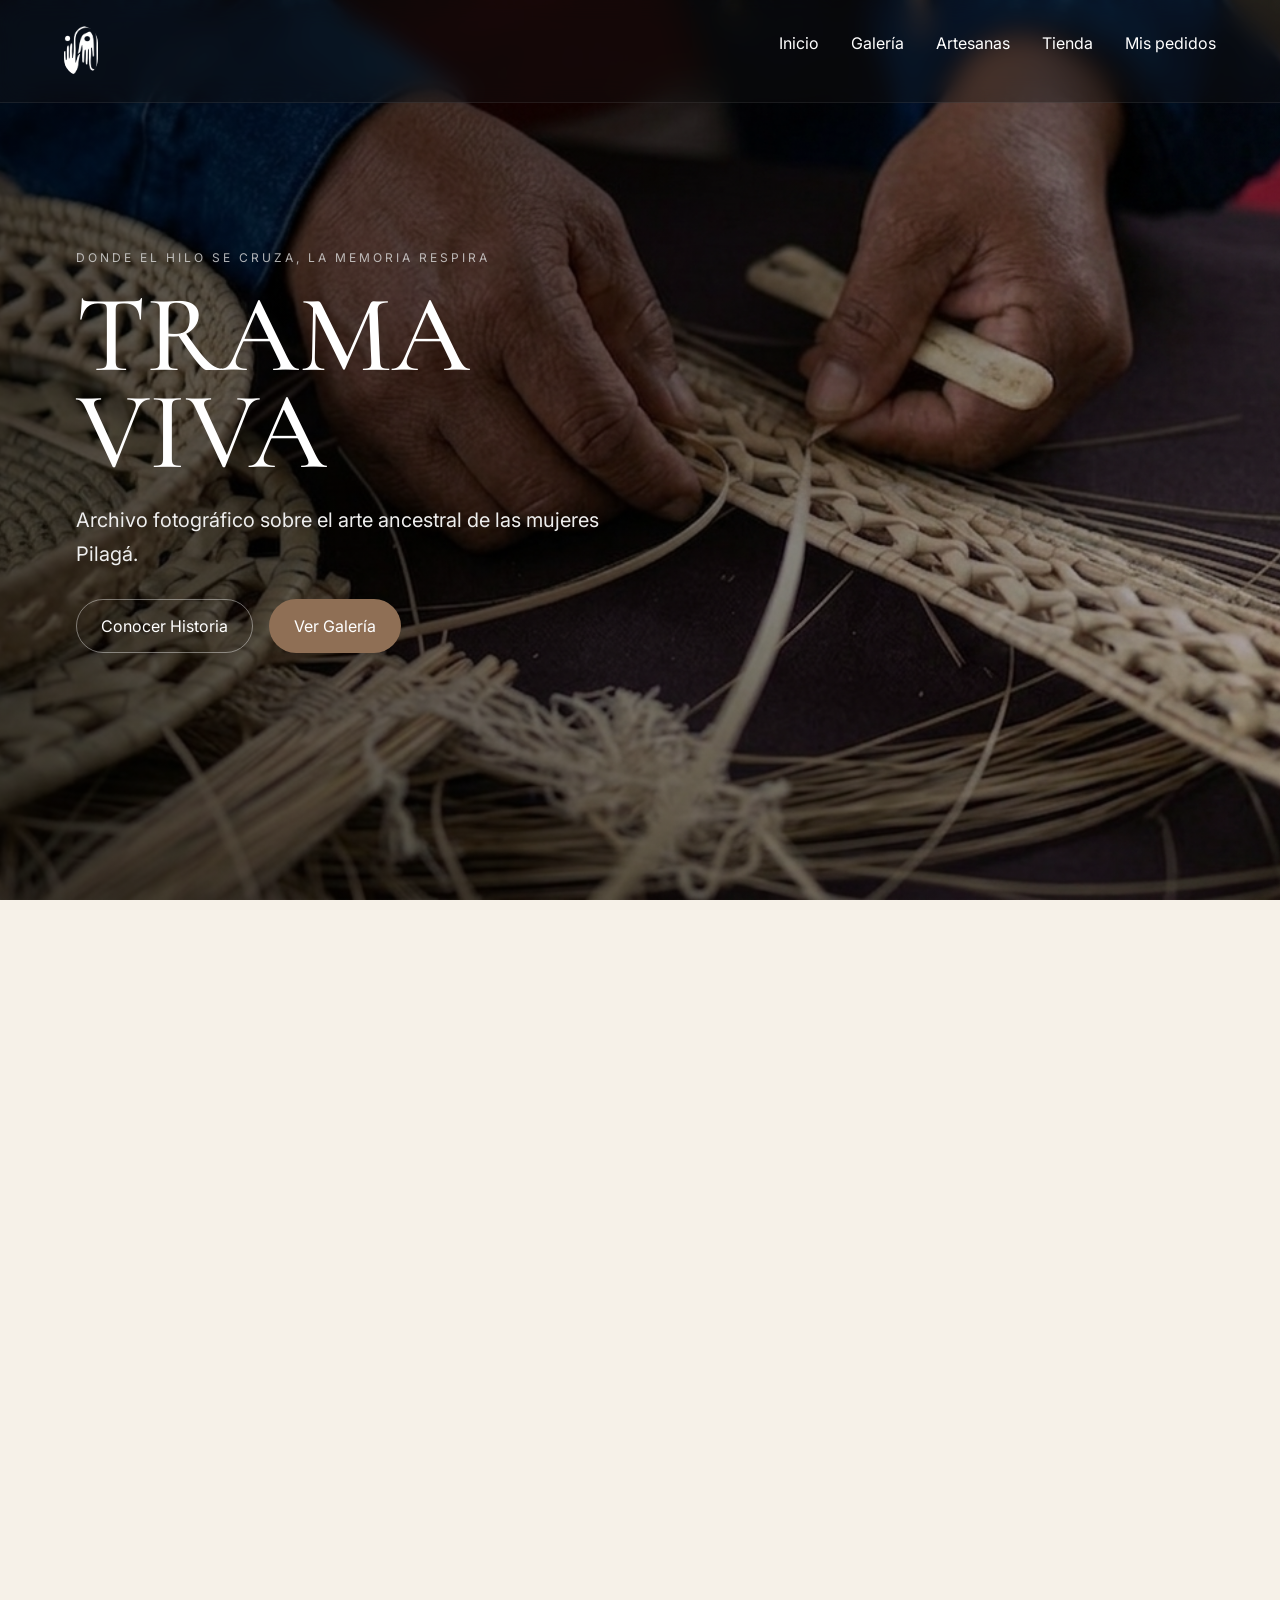
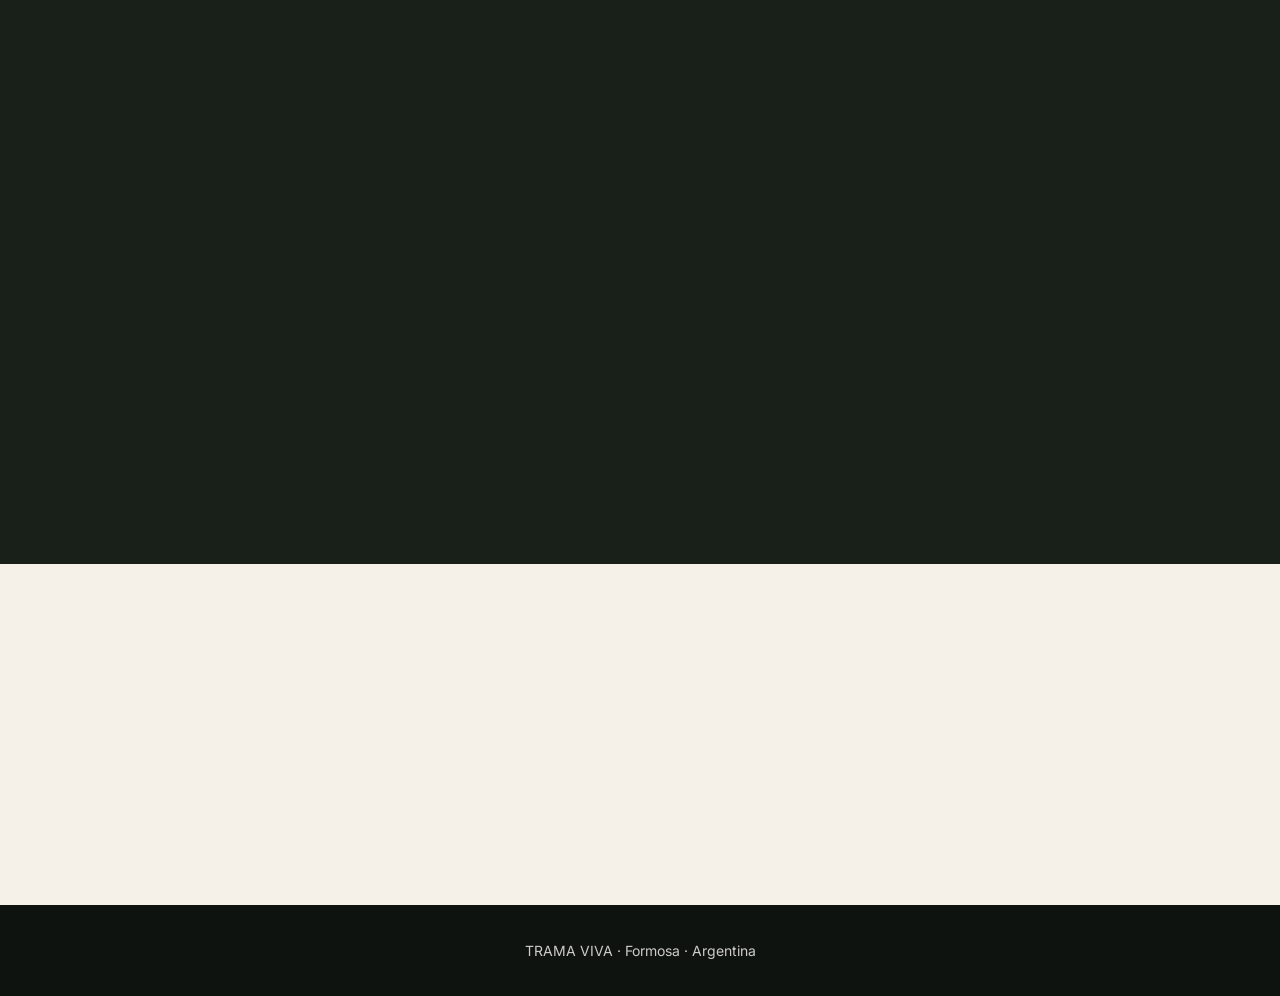
<file: parcial2.pryszcepadaynara/index.html>
<!-- index.html -->
<!DOCTYPE html>
<html lang="es">
<head>
<meta charset="UTF-8">
<meta name="viewport" content="width=device-width, initial-scale=1.0">
<title>Trama Viva</title>

<link rel="preconnect" href="https://fonts.googleapis.com">
<link rel="preconnect" href="https://fonts.gstatic.com" crossorigin>
<link href="https://fonts.googleapis.com/css2?family=Cormorant+Garamond:wght@400;500;600;700&family=Inter:wght@300;400;500;600&display=swap" rel="stylesheet">
<link href="https://cdn.jsdelivr.net/npm/bootstrap@5.3.8/dist/css/bootstrap.min.css" rel="stylesheet">
<link rel="stylesheet" href="style.css">
</head>

<script>
function toggleMenu(){
  const menu = document.querySelector(".menu");
  menu.classList.toggle("activo");
}
</script>
<body>

<nav class="navbar">
  <div class="container nav-content">

    <div class="logo">
      <img src="img/logo.png" alt="Trama viva">
    </div>

    <ul class="menu">
      <li><a href="#inicio">Inicio</a></li>
      <li><a href="#galeria">Galería</a></li>
      <li><a href="#artesanas">Artesanas</a></li>
      <li><a href="tienda.html">Tienda</a></li>
      <li><a href="pedidos.html">Mis pedidos</a></li>
    </ul>

    <button class="menu-toggle" onclick="toggleMenu()" aria-label="Abrir menú">
      <span></span>
      <span></span>
      <span></span>
    </button>

  </div>
</nav>


<header class="hero" id="inicio">
<div class="overlay"></div>

<div class="container hero-grid">

<div class="hero-left">
<p class="eyebrow">Donde el hilo se cruza, la memoria respira</p>
<h1>TRAMA<br>VIVA</h1>
<p class="hero-text">
Archivo fotográfico sobre el arte ancestral de las mujeres Pilagá.
</p>

<div class="hero-buttons">
<a href="#proyecto" class="btn ghost">Conocer Historia</a>
<a href="#galeria" class="btn fill">Ver Galería</a>
</div>
</div>


</header>

<section class="about section-light" id="proyecto">
<div class="container split">

<div>
<p class="eyebrow">El Proyecto</p>
<h2>Arte, raíz y permanencia.</h2>
<p>
Trama Viva honra el trabajo artesanal de las comunidades originarias de Pozo del Tigre, 
una localidad ubicada en el interior de la provincia de Formosa.
</p>
<p>A través de una mirada íntima y poética, busca visibilizar y poner en valor los gestos, los materiales y 
los silencios que habitan el trabajo artesanal.</p>
<p>Este proyecto nace desde la ternura y el compromiso, con la esperanza de despertar en quien mira un 
sentido de pertenencia, respeto y asombro hacia una cultura que resiste, enseña y abraza</p>
 <div class="texto-extra">
    <p>
      Cada tejido encierra una memoria ancestral transmitida de generación en generación. 
      Las manos que crean estas piezas no solo producen objetos: construyen relatos, preservan símbolos 
      y sostienen una identidad colectiva.
    </p>

    <p>
      Trama Viva propone una pausa para mirar con atención, para reconocer en cada textura una forma 
      de resistencia cultural, un gesto de cuidado y una expresión viva del territorio formoseño.
    </p>
  </div>
  <button class="btn-leer" onclick="mostrarTexto()">Conocé más</button>

</div>

<div class="glass-panel">
<img src="img/niño.jpg" alt=""></div>

</div>
</section>

<section class="frase">
  <div class="frase-content">
    <span class="comillas">“</span>
    <p>
      Cada hilo es una historia.<br>
      Cada mano, un puente entre generaciones.
    </p>
    <div class="ornamento"></div>
  </div>
</section>

<section class="galeria section-light" id="galeria">
  <div class="container">

    <p class="eyebrow">Galería Viva</p>
    <h2>Texturas que cuentan historias</h2>
<div class="grid-gallery">

  <div class="columna">
    <img src="img/imagen1.jpg" alt="Artesanía Pilagá" class="imagen-modal"
    data-bs-toggle="modal" data-bs-target="#modalGaleria">

    <img src="img/imagen 2.jpg" alt="Trabajo artesanal" class="imagen-modal"
    data-bs-toggle="modal" data-bs-target="#modalGaleria">
  </div>

  <div class="columna">
    <img class="offset imagen-modal" src="img/imagen3.jpg" alt="Memoria ancestral"
    data-bs-toggle="modal" data-bs-target="#modalGaleria">

    <img src="img/imagen4.jpg" alt="Saberes Pilagá" class="imagen-modal"
    data-bs-toggle="modal" data-bs-target="#modalGaleria">
  </div>

  <div class="columna">
    <img src="img/imagen5.jpg" alt="Artesanía originaria" class="imagen-modal"
    data-bs-toggle="modal" data-bs-target="#modalGaleria">

    <img src="img/imagen6.jpg" alt="Tradición artesanal" class="imagen-modal"
    data-bs-toggle="modal" data-bs-target="#modalGaleria">
  </div>

  <div class="columna">
    <img class="offset imagen-modal" src="img/imagen7.jpg" alt="Cultura Pilagá"
    data-bs-toggle="modal" data-bs-target="#modalGaleria">

    <img src="img/imagen8.jpeg" alt="Trama Viva" class="imagen-modal"
    data-bs-toggle="modal" data-bs-target="#modalGaleria">
  </div>

</div>
</section>

<div class="modal fade" id="modalGaleria" tabindex="-1">
  <div class="modal-dialog modal-dialog-centered modal-lg">

    <div class="modal-content modal-trama">

      <button 
        type="button" 
        class="btn-close btn-close-white"
        data-bs-dismiss="modal">
      </button>

      <img 
        src="img/imagen1.jpg" 
        alt="Galería Trama Viva"
        id="imagenModalGrande">

      <div class="modal-texto">

        <p class="eyebrow">Galería Viva</p>

        <h2>Memorias que permanecen</h2>

        <p>
          Cada imagen forma parte de un archivo visual que busca
          preservar los gestos, las texturas y los saberes de las
          mujeres artesanas Pilagá.
        </p>

      </div>

    </div>

  </div>
</div>

<section class="artesanas section-dark" id="artesanas">
<div class="container">
<p class="eyebrow">Las Artesanas</p>
<h2>Mujeres que sostienen la memoria</h2>

<div class="cards">

  <div class="person glass-box">
    <img src="img/darmaris.png" alt="Retrato de Darmarias" class="foto-artesana">
    <h3>Darmarias</h3>
    <p>Aprendió a tejer de su abuela.</p>
  </div>

  <div class="person glass-box">
    <img src="img/paulaicono.png" alt="Retrato de Paula" class="foto-artesana">
    <h3>Paula</h3>
    <p>Guarda saberes antiguos.</p>
  </div>

  <div class="person glass-box">
    <img src="img/ana.png" alt="Retrato de Ana" class="foto-artesana">
    <h3>Ana</h3>
    <p>Teje historias de comunidad.</p>
  </div>

</div>

</div>
</section>

<section class="cta section-light" id="contacto">
<div class="container center">
<p class="eyebrow">Acompaña la trama</p>
<h2>Conocé, difundí y valorá el trabajo Pilagá.</h2>

</div>
</section>

<footer>
TRAMA VIVA · Formosa · Argentina
</footer>

<script>
function mostrarTexto() {
  const texto = document.querySelector(".texto-extra");
  
  if(texto.style.display === "block"){
    texto.style.display = "none";
  } else {
    texto.style.display = "block";
  }
}
</script>
<script src="https://cdn.jsdelivr.net/npm/bootstrap@5.3.8/dist/js/bootstrap.bundle.min.js"></script>

<script>

const imagenesGaleria = document.querySelectorAll(".imagen-modal");
const imagenModalGrande = document.querySelector("#imagenModalGrande");

imagenesGaleria.forEach(imagen => {

  imagen.addEventListener("click", function(){

    imagenModalGrande.src = this.src;
    imagenModalGrande.alt = this.alt;

  });

});

</script>

<script src="animaciones.js"></script>
<script>
const linksMenu = document.querySelectorAll(".menu a");

linksMenu.forEach(link => {
  link.addEventListener("click", () => {
    document.querySelector(".menu").classList.remove("activo");
  });
});
</script>

</body>
</html>
</file>
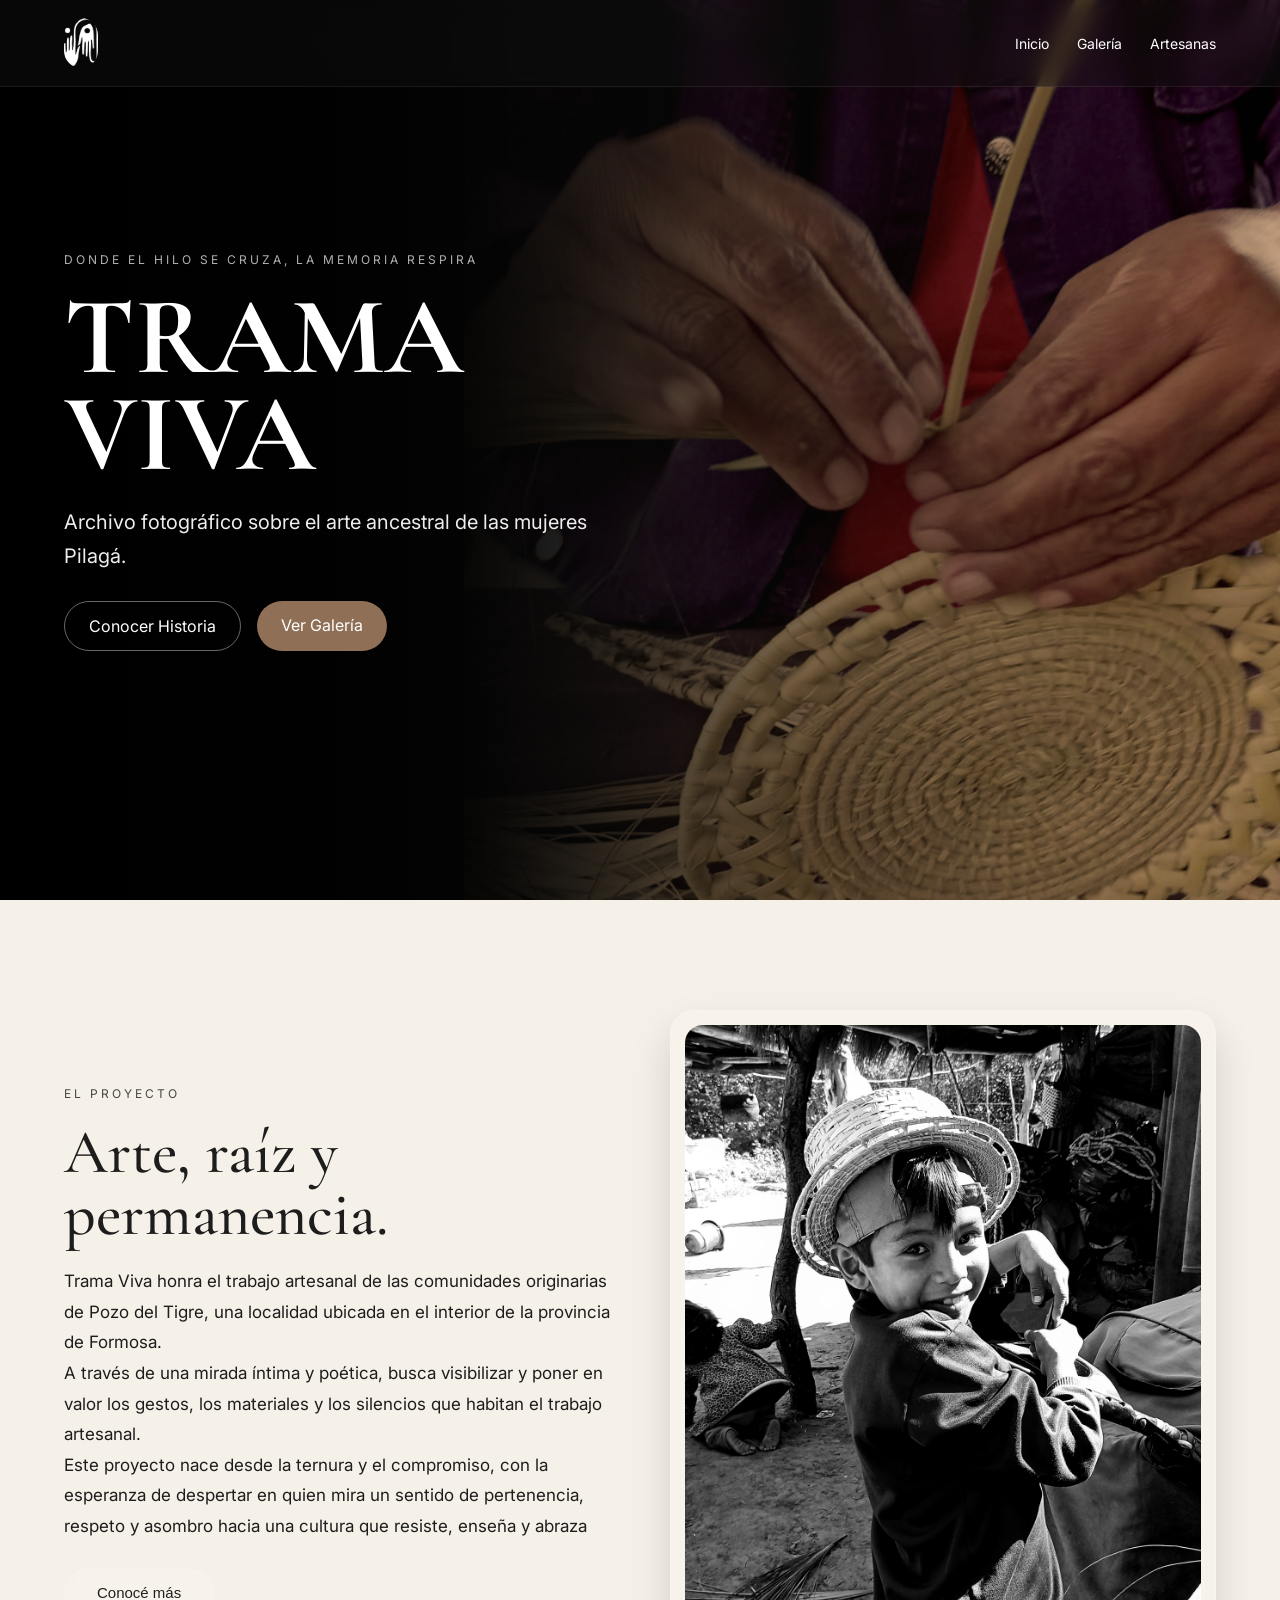
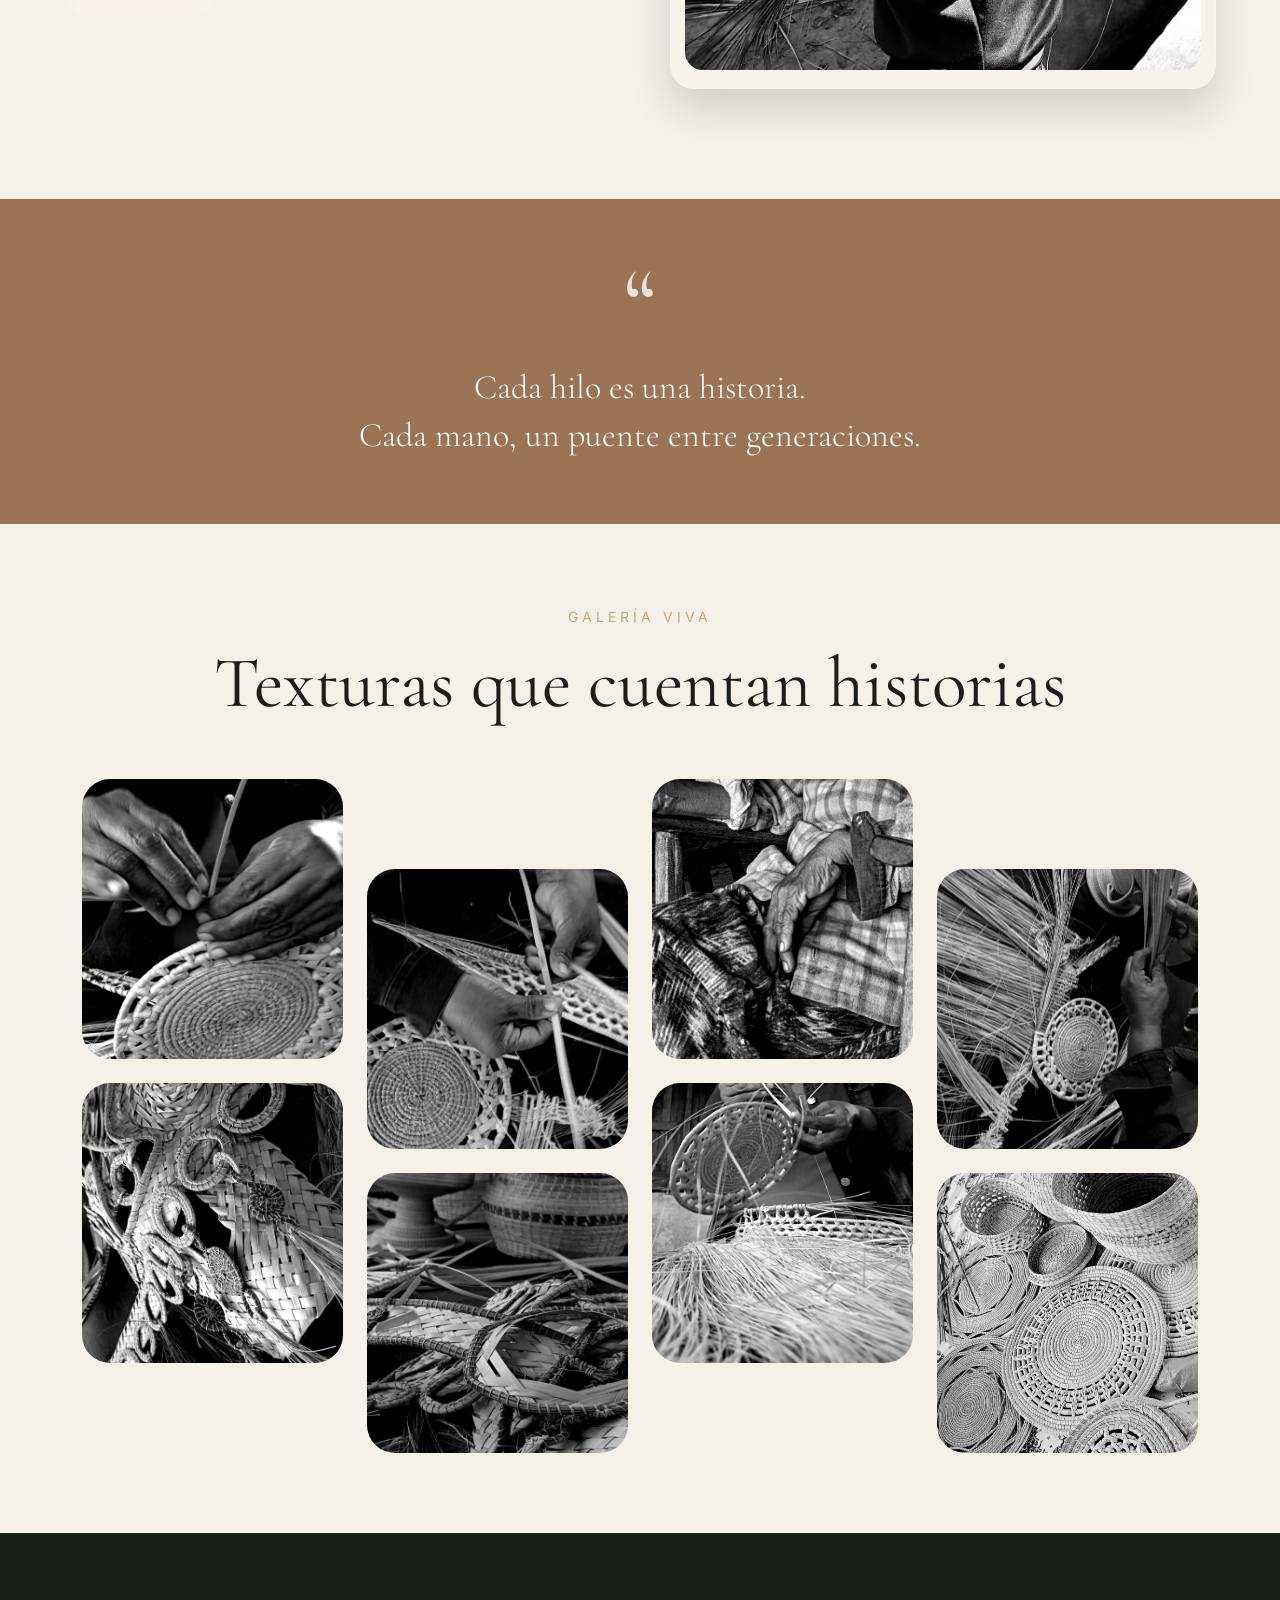
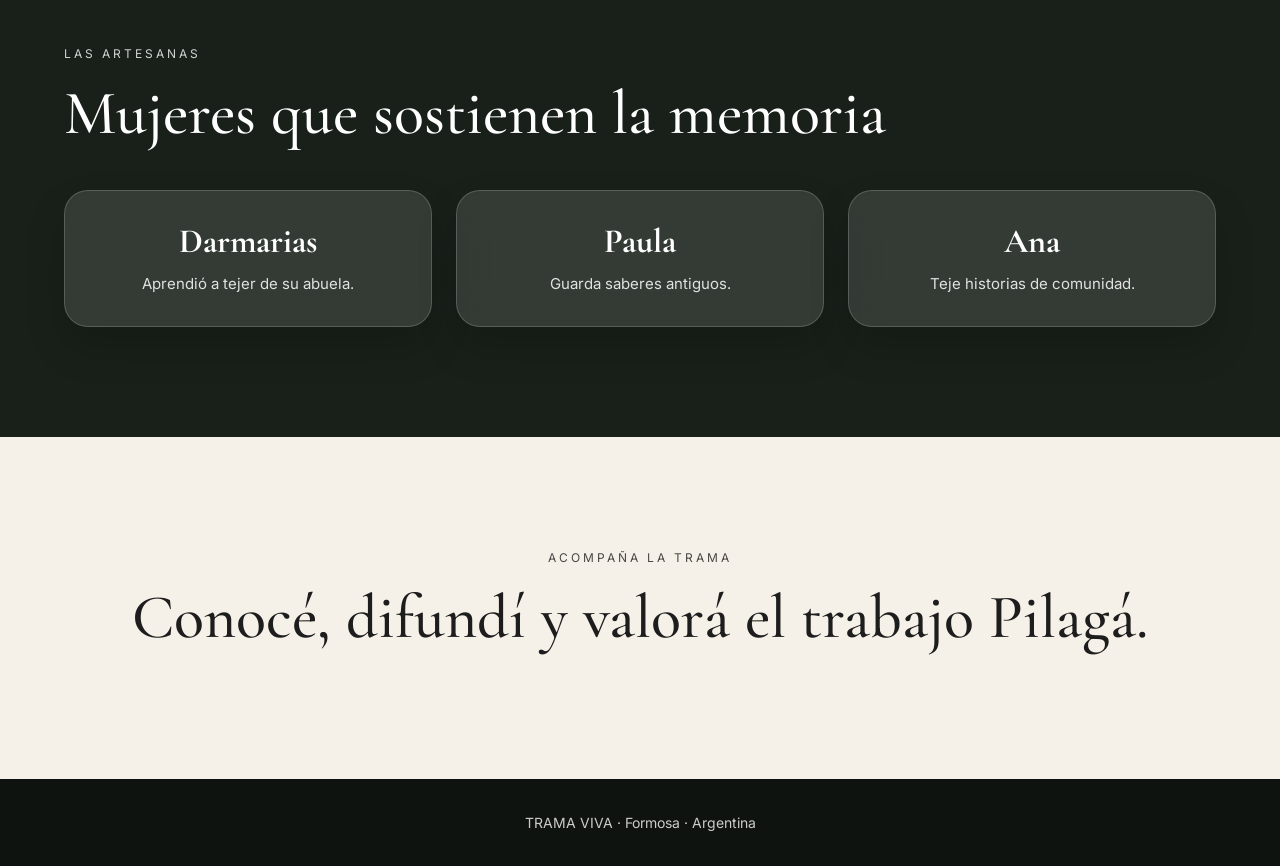
<file: tp1.pryszcepadaynara/index.html>
<!-- index.html -->
<!DOCTYPE html>
<html lang="es">
<head>
<meta charset="UTF-8">
<meta name="viewport" content="width=device-width, initial-scale=1.0">
<title>Trama Viva</title>

<link rel="preconnect" href="https://fonts.googleapis.com">
<link rel="preconnect" href="https://fonts.gstatic.com" crossorigin>
<link href="https://fonts.googleapis.com/css2?family=Cormorant+Garamond:wght@400;500;600;700&family=Inter:wght@300;400;500;600&display=swap" rel="stylesheet">

<link rel="stylesheet" href="style.css">
</head>


<body>

<nav class="navbar">
<div class="container nav-content">

<div class="logo">
  <img src="img/logo.png" alt="Trama viva">
</div>

<ul class="menu">
<li><a href="#inicio">Inicio</a></li>
<li><a href="#galeria">Galería</a></li>
<li><a href="#artesanas">Artesanas</a></li>
</ul>

</div>
</nav>


<header class="hero" id="inicio">
<div class="overlay"></div>

<div class="container hero-grid">

<div class="hero-left">
<p class="eyebrow">Donde el hilo se cruza, la memoria respira</p>
<h1>TRAMA<br>VIVA</h1>
<p class="hero-text">
Archivo fotográfico sobre el arte ancestral de las mujeres Pilagá.
</p>

<div class="hero-buttons">
<a href="#proyecto" class="btn ghost">Conocer Historia</a>
<a href="#galeria" class="btn fill">Ver Galería</a>
</div>
</div>


</header>

<section class="about section-light" id="proyecto">
<div class="container split">

<div>
<p class="eyebrow">El Proyecto</p>
<h2>Arte, raíz y permanencia.</h2>
<p>
Trama Viva honra el trabajo artesanal de las comunidades originarias de Pozo del Tigre, 
una localidad ubicada en el interior de la provincia de Formosa.
</p>
<p>A través de una mirada íntima y poética, busca visibilizar y poner en valor los gestos, los materiales y 
los silencios que habitan el trabajo artesanal.</p>
<p>Este proyecto nace desde la ternura y el compromiso, con la esperanza de despertar en quien mira un 
sentido de pertenencia, respeto y asombro hacia una cultura que resiste, enseña y abraza</p>
 <div class="texto-extra">
    <p>
      Cada tejido encierra una memoria ancestral transmitida de generación en generación. 
      Las manos que crean estas piezas no solo producen objetos: construyen relatos, preservan símbolos 
      y sostienen una identidad colectiva.
    </p>

    <p>
      Trama Viva propone una pausa para mirar con atención, para reconocer en cada textura una forma 
      de resistencia cultural, un gesto de cuidado y una expresión viva del territorio formoseño.
    </p>
  </div>
  <button class="btn-leer" onclick="mostrarTexto()">Conocé más</button>

</div>

<div class="glass-panel">
<img src="img/niño.jpg" alt=""></div>

</div>
</section>

<section class="frase">
  <div class="frase-content">
    <span class="comillas">“</span>
    <p>
      Cada hilo es una historia.<br>
      Cada mano, un puente entre generaciones.
    </p>
    <div class="ornamento"></div>
  </div>
</section>

<section class="galeria section-light" id="galeria">
  <div class="container">

    <p class="eyebrow">Galería Viva</p>
    <h2>Texturas que cuentan historias</h2>

    <div class="grid-gallery">

      <div class="columna">
        <img src="img/imagen1.jpg" alt="">
        <img src="img/imagen 2.jpg" alt="">
      </div>

      <div class="columna">
        <img class="offset" src="img/imagen3.jpg" alt="">
        <img src="img/imagen4.jpg" alt="">
      </div>

      <div class="columna">
        <img src="img/imagen5.jpg" alt="">
        <img src="img/imagen6.jpg" alt="">
      </div>

      <div class="columna">
        <img class="offset" src="img/imagen7.jpg" alt="">
        <img src="img/imagen8.jpeg" alt="">
      </div>

    </div>

  </div>
</section>

<section class="artesanas section-dark" id="artesanas">
<div class="container">
<p class="eyebrow">Las Artesanas</p>
<h2>Mujeres que sostienen la memoria</h2>

<div class="cards">

<div class="person glass-box">
<h3>Darmarias</h3>
<p>Aprendió a tejer de su abuela.</p>
</div>

<div class="person glass-box">
<h3>Paula</h3>
<p>Guarda saberes antiguos.</p>
</div>

<div class="person glass-box">
<h3>Ana</h3>
<p>Teje historias de comunidad.</p>
</div>

</div>
</div>
</section>

<section class="cta section-light" id="contacto">
<div class="container center">
<p class="eyebrow">Acompaña la trama</p>
<h2>Conocé, difundí y valorá el trabajo Pilagá.</h2>

</div>
</section>

<footer>
TRAMA VIVA · Formosa · Argentina
</footer>

<script>
function mostrarTexto() {
  const texto = document.querySelector(".texto-extra");
  
  if(texto.style.display === "block"){
    texto.style.display = "none";
  } else {
    texto.style.display = "block";
  }
}
</script>

</body>
</html>
</file>
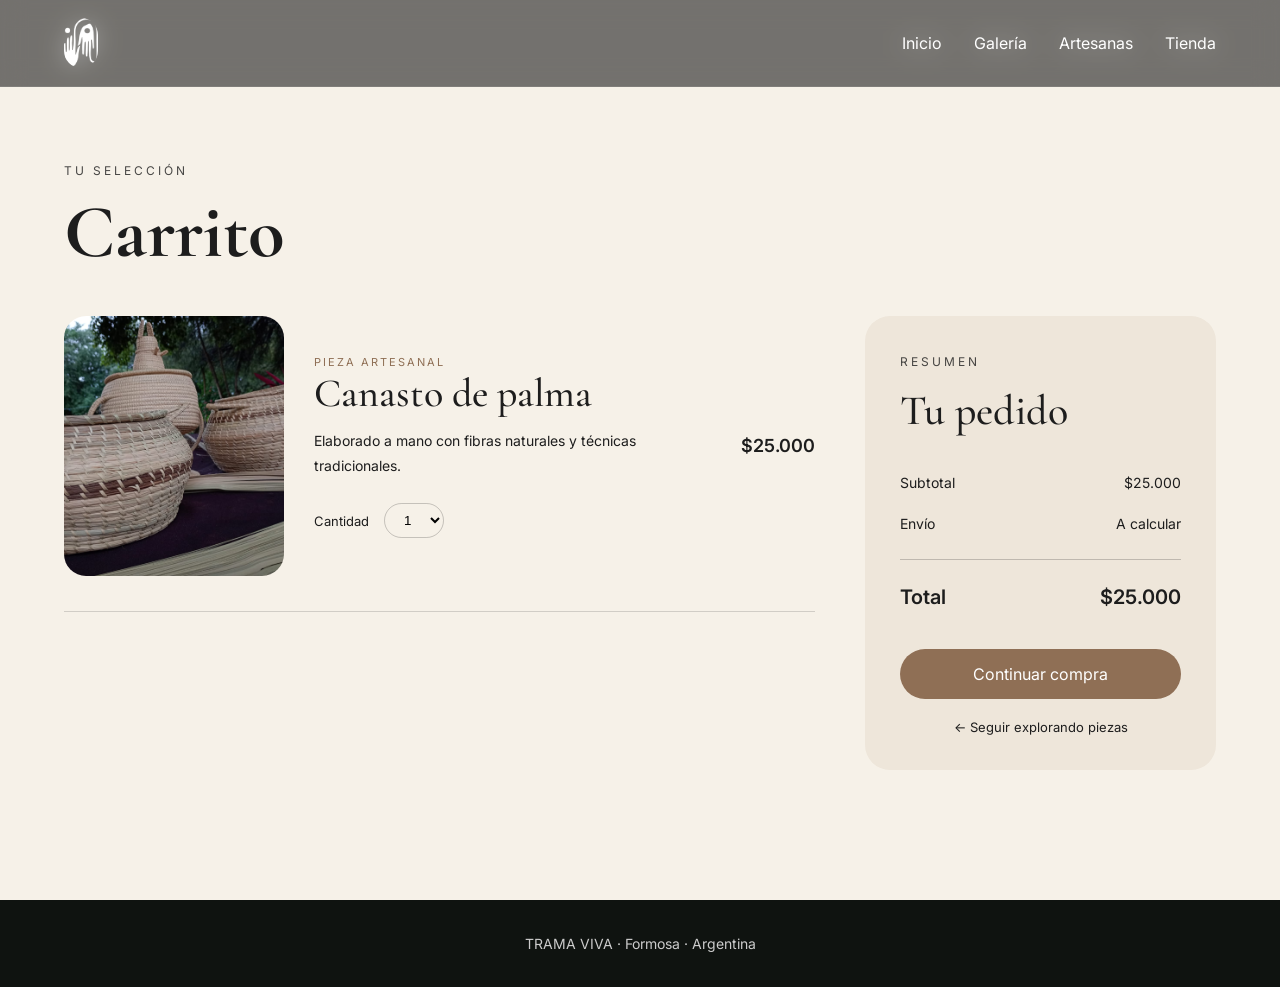
<file: parcial2.pryszcepadaynara/carrito.html>
<!DOCTYPE html>
<html lang="es">
<script>
function toggleMenu(){
  const menu = document.querySelector(".menu");
  menu.classList.toggle("activo");
}
</script>
<head>
  <meta charset="UTF-8">
  <meta name="viewport" content="width=device-width, initial-scale=1.0">

  <title>Carrito | Trama Viva</title>

  <link rel="preconnect" href="https://fonts.googleapis.com">
  <link rel="preconnect" href="https://fonts.gstatic.com" crossorigin>

  <link href="https://fonts.googleapis.com/css2?family=Cormorant+Garamond:wght@400;500;600;700&family=Inter:wght@300;400;500;600&display=swap" rel="stylesheet">

  <link rel="stylesheet" href="style.css">
</head>

<body>
<nav class="navbar">
  <div class="container nav-content">

    <div class="logo">
      <a href="index.html">
        <img src="img/logo.png" alt="Trama Viva">
      </a>
    </div>

    <ul class="menu">
      <button class="menu-toggle" onclick="toggleMenu()" aria-label="Abrir menú">
  <span></span>
  <span></span>
  <span></span>
</button>
      <li><a href="index.html">Inicio</a></li>
      <li><a href="index.html#galeria">Galería</a></li>
      <li><a href="index.html#artesanas">Artesanas</a></li>
      <li><a href="tienda.html">Tienda</a></li>
    </ul>

  </div>
</nav>
<nav class="navbar">
  <div class="container nav-content">

    <div class="logo">
      <a href="index.html">
        <img src="img/logo.png" alt="Trama Viva">
      </a>
    </div>

    <ul class="menu">
      <li><a href="index.html">Inicio</a></li>
      <li><a href="index.html#galeria">Galería</a></li>
      <li><a href="index.html#artesanas">Artesanas</a></li>
      <li><a href="tienda.html">Tienda</a></li>
    </ul>

  </div>
</nav>


<main class="carrito">

  <div class="container">

    <p class="eyebrow">Tu selección</p>
    <h1>Carrito</h1>

    <div class="carrito-grid">


      <!-- PRODUCTO -->

      <div class="carrito-productos">

        <div class="carrito-item">

          <img src="img/producto1.jpeg" alt="Canasto de palma">

          <div class="carrito-info">

            <p class="carrito-categoria">Pieza artesanal</p>

            <h2>Canasto de palma</h2>

            <p class="carrito-descripcion">
              Elaborado a mano con fibras naturales y técnicas tradicionales.
            </p>

            <div class="cantidad">
              <span>Cantidad</span>

              <select>
                <option>1</option>
                <option>2</option>
                <option>3</option>
              </select>
            </div>

          </div>

          <div class="carrito-precio">
            $25.000
          </div>

        </div>

      </div>


      <!-- RESUMEN -->

      <aside class="resumen-compra">

        <p class="eyebrow">Resumen</p>

        <h2>Tu pedido</h2>

        <div class="resumen-linea">
          <span>Subtotal</span>
          <span>$25.000</span>
        </div>

        <div class="resumen-linea">
          <span>Envío</span>
          <span>A calcular</span>
        </div>

        <div class="resumen-total">
          <span>Total</span>
          <span>$25.000</span>
        </div>

       <a href="datos.html" class="btn-continuar"> Continuar compra
        </a>

        <a href="tienda.html" class="seguir-comprando">
          ← Seguir explorando piezas
        </a>

      </aside>

    </div>

  </div>

</main>


<footer>
  TRAMA VIVA · Formosa · Argentina
</footer>

</body>

</html>
</file>
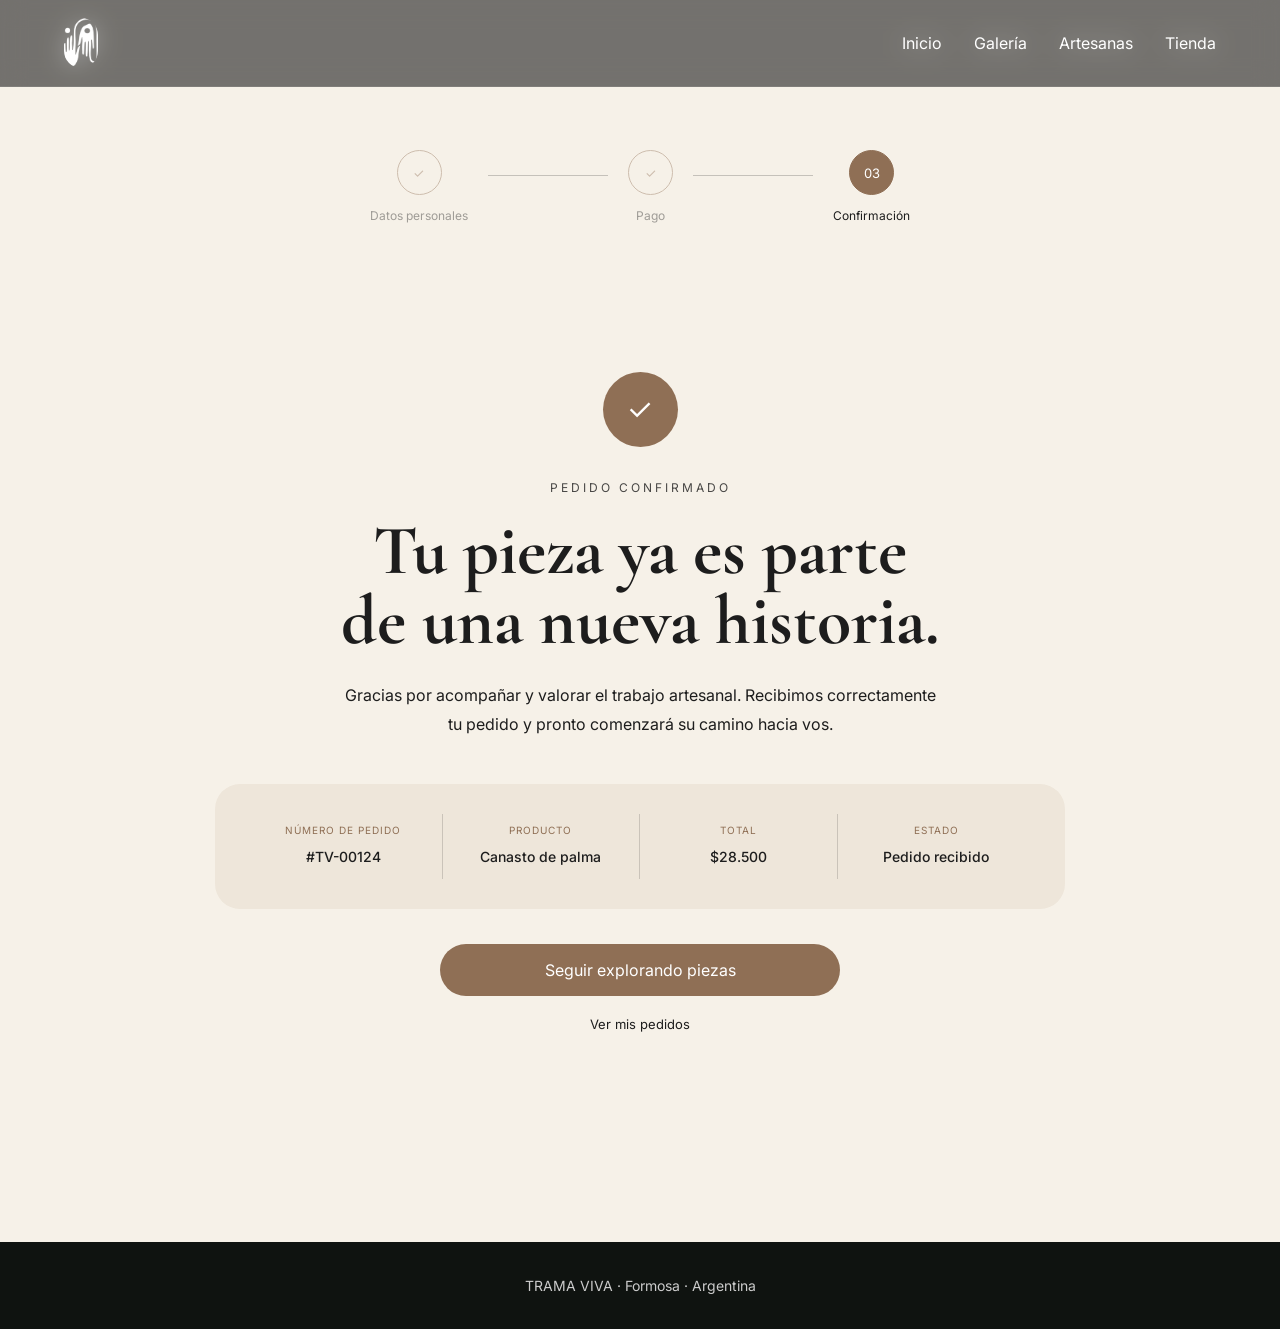
<file: parcial2.pryszcepadaynara/confirmacion.html>
<!DOCTYPE html>
<html lang="es">

<head>
  <meta charset="UTF-8">
  <meta name="viewport" content="width=device-width, initial-scale=1.0">

  <title>Pedido confirmado | Trama Viva</title>

  <link rel="preconnect" href="https://fonts.googleapis.com">
  <link rel="preconnect" href="https://fonts.gstatic.com" crossorigin>

  <link href="https://fonts.googleapis.com/css2?family=Cormorant+Garamond:wght@400;500;600;700&family=Inter:wght@300;400;500;600&display=swap" rel="stylesheet">

  <link rel="stylesheet" href="style.css">
</head>
<script>
function toggleMenu(){
  const menu = document.querySelector(".menu");
  menu.classList.toggle("activo");
}
</script>
<body>
<nav class="navbar">
  <div class="container nav-content">

    <div class="logo">
      <a href="index.html">
        <img src="img/logo.png" alt="Trama Viva">
      </a>
    </div>

    <ul class="menu">
      <button class="menu-toggle" onclick="toggleMenu()" aria-label="Abrir menú">
  <span></span>
  <span></span>
  <span></span>
</button>
      <li><a href="index.html">Inicio</a></li>
      <li><a href="index.html#galeria">Galería</a></li>
      <li><a href="index.html#artesanas">Artesanas</a></li>
      <li><a href="tienda.html">Tienda</a></li>
    </ul>

  </div>
</nav>
<nav class="navbar">
  <div class="container nav-content">

    <div class="logo">
      <a href="index.html">
        <img src="img/logo.png" alt="Trama Viva">
      </a>
    </div>

    <ul class="menu">
      <li><a href="index.html">Inicio</a></li>
      <li><a href="index.html#galeria">Galería</a></li>
      <li><a href="index.html#artesanas">Artesanas</a></li>
      <li><a href="tienda.html">Tienda</a></li>
    </ul>

  </div>
</nav>


<main class="confirmacion">

  <div class="container">

    <!-- PASOS -->

    <div class="checkout-pasos">

      <div class="paso">
        <span>✓</span>
        <p>Datos personales</p>
      </div>

      <div class="linea-paso"></div>

      <div class="paso">
        <span>✓</span>
        <p>Pago</p>
      </div>

      <div class="linea-paso"></div>

      <div class="paso activo">
        <span>03</span>
        <p>Confirmación</p>
      </div>

    </div>


    <!-- MENSAJE DE CONFIRMACIÓN -->

    <section class="confirmacion-contenido">

      <div class="confirmacion-icono">
        ✓
      </div>

      <p class="eyebrow">Pedido confirmado</p>

      <h1>Tu pieza ya es parte<br>de una nueva historia.</h1>

      <p class="confirmacion-texto">
        Gracias por acompañar y valorar el trabajo artesanal.
        Recibimos correctamente tu pedido y pronto comenzará su camino hacia vos.
      </p>


      <!-- DATOS DEL PEDIDO -->

      <div class="confirmacion-pedido">

        <div>
          <span>Número de pedido</span>
          <p>#TV-00124</p>
        </div>

        <div>
          <span>Producto</span>
          <p>Canasto de palma</p>
        </div>

        <div>
          <span>Total</span>
          <p>$28.500</p>
        </div>

        <div>
          <span>Estado</span>
          <p>Pedido recibido</p>
        </div>

      </div>


      <div class="confirmacion-botones">

        <a href="tienda.html" class="btn-checkout">
          Seguir explorando piezas
        </a>

        <a href="pedidos.html" class="volver-checkout">
          Ver mis pedidos
        </a>

      </div>

    </section>

  </div>

</main>


<footer>
  TRAMA VIVA · Formosa · Argentina
</footer>

</body>
</html>
</file>
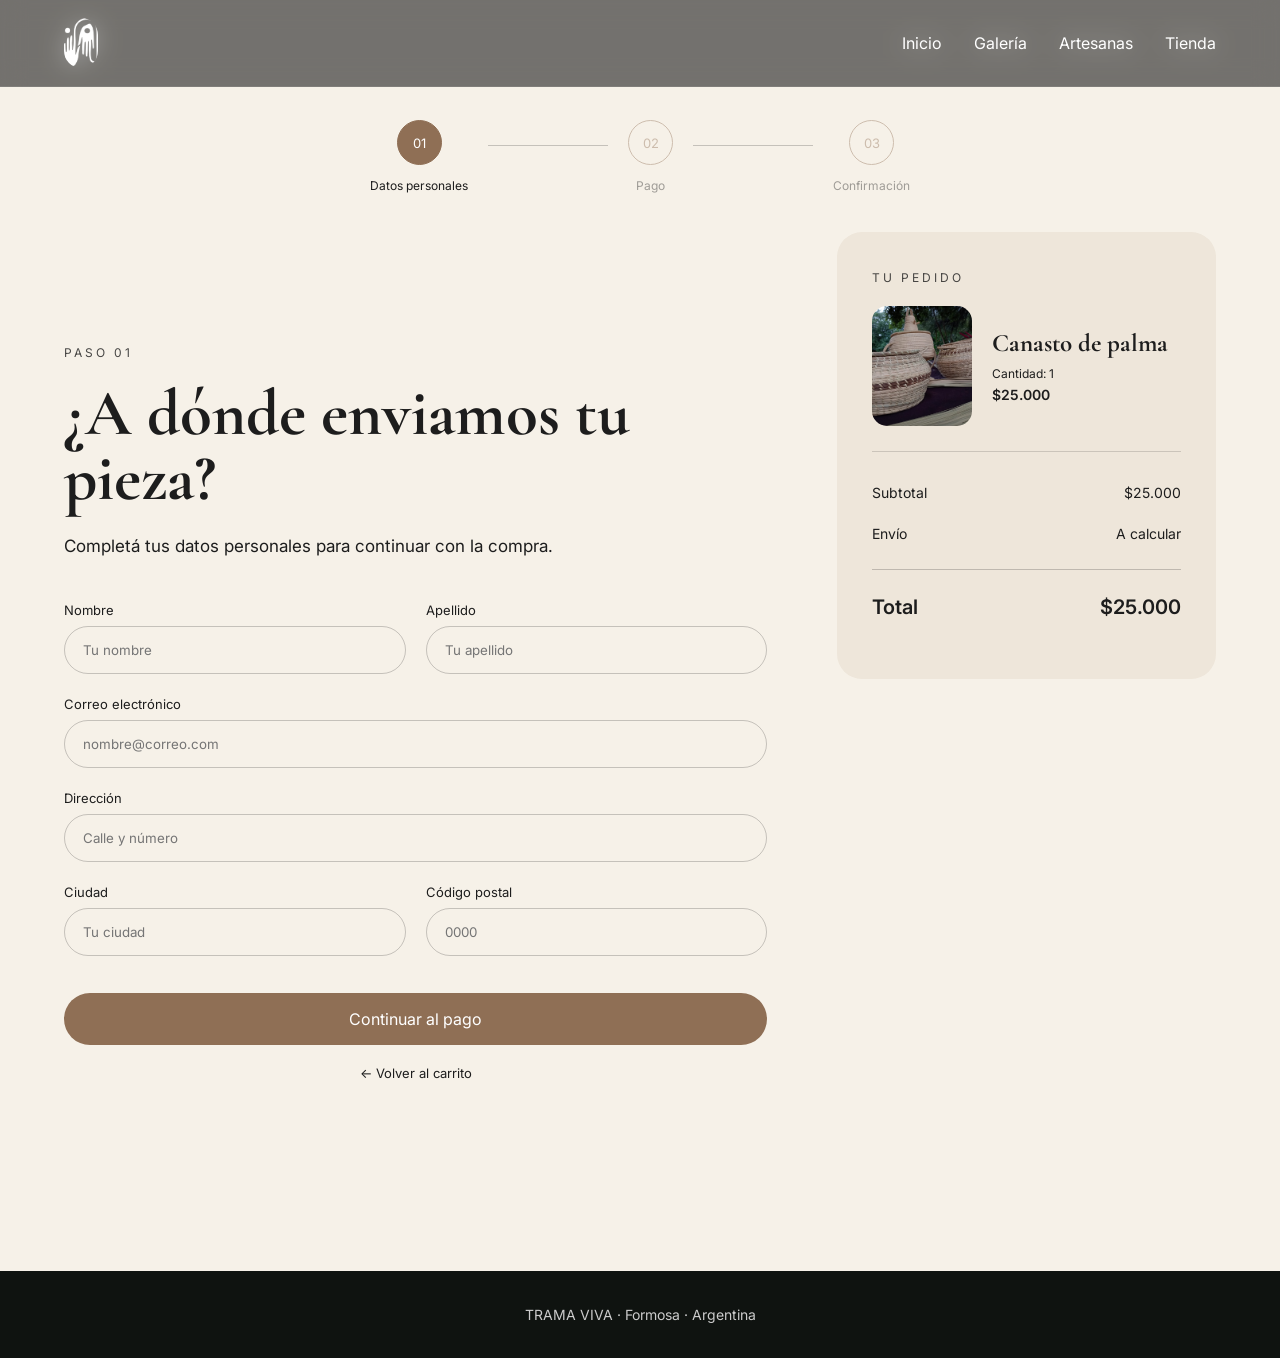
<file: parcial2.pryszcepadaynara/datos.html>
<!DOCTYPE html>
<html lang="es">

<head>
  <meta charset="UTF-8">
  <meta name="viewport" content="width=device-width, initial-scale=1.0">

  <title>Datos personales | Trama Viva</title>

  <link rel="preconnect" href="https://fonts.googleapis.com">
  <link rel="preconnect" href="https://fonts.gstatic.com" crossorigin>

  <link href="https://fonts.googleapis.com/css2?family=Cormorant+Garamond:wght@400;500;600;700&family=Inter:wght@300;400;500;600&display=swap" rel="stylesheet">

  <link rel="stylesheet" href="style.css">
</head>
<script>
function toggleMenu(){
  const menu = document.querySelector(".menu");
  menu.classList.toggle("activo");
}
</script>
<body>
<nav class="navbar">
  <div class="container nav-content">

    <div class="logo">
      <a href="index.html">
        <img src="img/logo.png" alt="Trama Viva">
      </a>
    </div>

    <ul class="menu">
      <button class="menu-toggle" onclick="toggleMenu()" aria-label="Abrir menú">
  <span></span>
  <span></span>
  <span></span>
</button>
      <li><a href="index.html">Inicio</a></li>
      <li><a href="index.html#galeria">Galería</a></li>
      <li><a href="index.html#artesanas">Artesanas</a></li>
      <li><a href="tienda.html">Tienda</a></li>
    </ul>

  </div>
</nav>
<nav class="navbar">
  <div class="container nav-content">

    <div class="logo">
      <a href="index.html">
        <img src="img/logo.png" alt="Trama Viva">
      </a>
    </div>

    <ul class="menu">
      <li><a href="index.html">Inicio</a></li>
      <li><a href="index.html#galeria">Galería</a></li>
      <li><a href="index.html#artesanas">Artesanas</a></li>
      <li><a href="tienda.html">Tienda</a></li>
    </ul>

  </div>
</nav>


<main class="checkout">

  <div class="container">

    <!-- PASOS -->

    <div class="checkout-pasos">

      <div class="paso activo">
        <span>01</span>
        <p>Datos personales</p>
      </div>

      <div class="linea-paso"></div>

      <div class="paso">
        <span>02</span>
        <p>Pago</p>
      </div>

      <div class="linea-paso"></div>

      <div class="paso">
        <span>03</span>
        <p>Confirmación</p>
      </div>

    </div>


    <div class="checkout-grid">


      <!-- FORMULARIO -->

      <section class="checkout-formulario">

        <p class="eyebrow">Paso 01</p>

        <h1>¿A dónde enviamos tu pieza?</h1>

        <p class="checkout-intro">
          Completá tus datos personales para continuar con la compra.
        </p>


        <form>

          <div class="form-doble">

            <div class="campo">
              <label>Nombre</label>
              <input type="text" placeholder="Tu nombre">
            </div>

            <div class="campo">
              <label>Apellido</label>
              <input type="text" placeholder="Tu apellido">
            </div>

          </div>


          <div class="campo">
            <label>Correo electrónico</label>
            <input type="email" placeholder="nombre@correo.com">
          </div>


          <div class="campo">
            <label>Dirección</label>
            <input type="text" placeholder="Calle y número">
          </div>


          <div class="form-doble">

            <div class="campo">
              <label>Ciudad</label>
              <input type="text" placeholder="Tu ciudad">
            </div>

            <div class="campo">
              <label>Código postal</label>
              <input type="text" placeholder="0000">
            </div>

          </div>


          <a href="pago.html" class="btn-checkout">
            Continuar al pago
          </a>

          <a href="carrito.html" class="volver-checkout">
            ← Volver al carrito
          </a>

        </form>

      </section>


      <!-- RESUMEN -->

      <aside class="checkout-resumen">

        <p class="eyebrow">Tu pedido</p>

        <div class="checkout-producto">

          <img src="img/producto1.jpeg" alt="Canasto de palma">

          <div>
            <h3>Canasto de palma</h3>
            <p>Cantidad: 1</p>
            <span>$25.000</span>
          </div>

        </div>


        <div class="resumen-linea">
          <span>Subtotal</span>
          <span>$25.000</span>
        </div>

        <div class="resumen-linea">
          <span>Envío</span>
          <span>A calcular</span>
        </div>

        <div class="resumen-total">
          <span>Total</span>
          <span>$25.000</span>
        </div>

      </aside>

    </div>

  </div>

</main>


<footer>
  TRAMA VIVA · Formosa · Argentina
</footer>

</body>
</html>
</file>
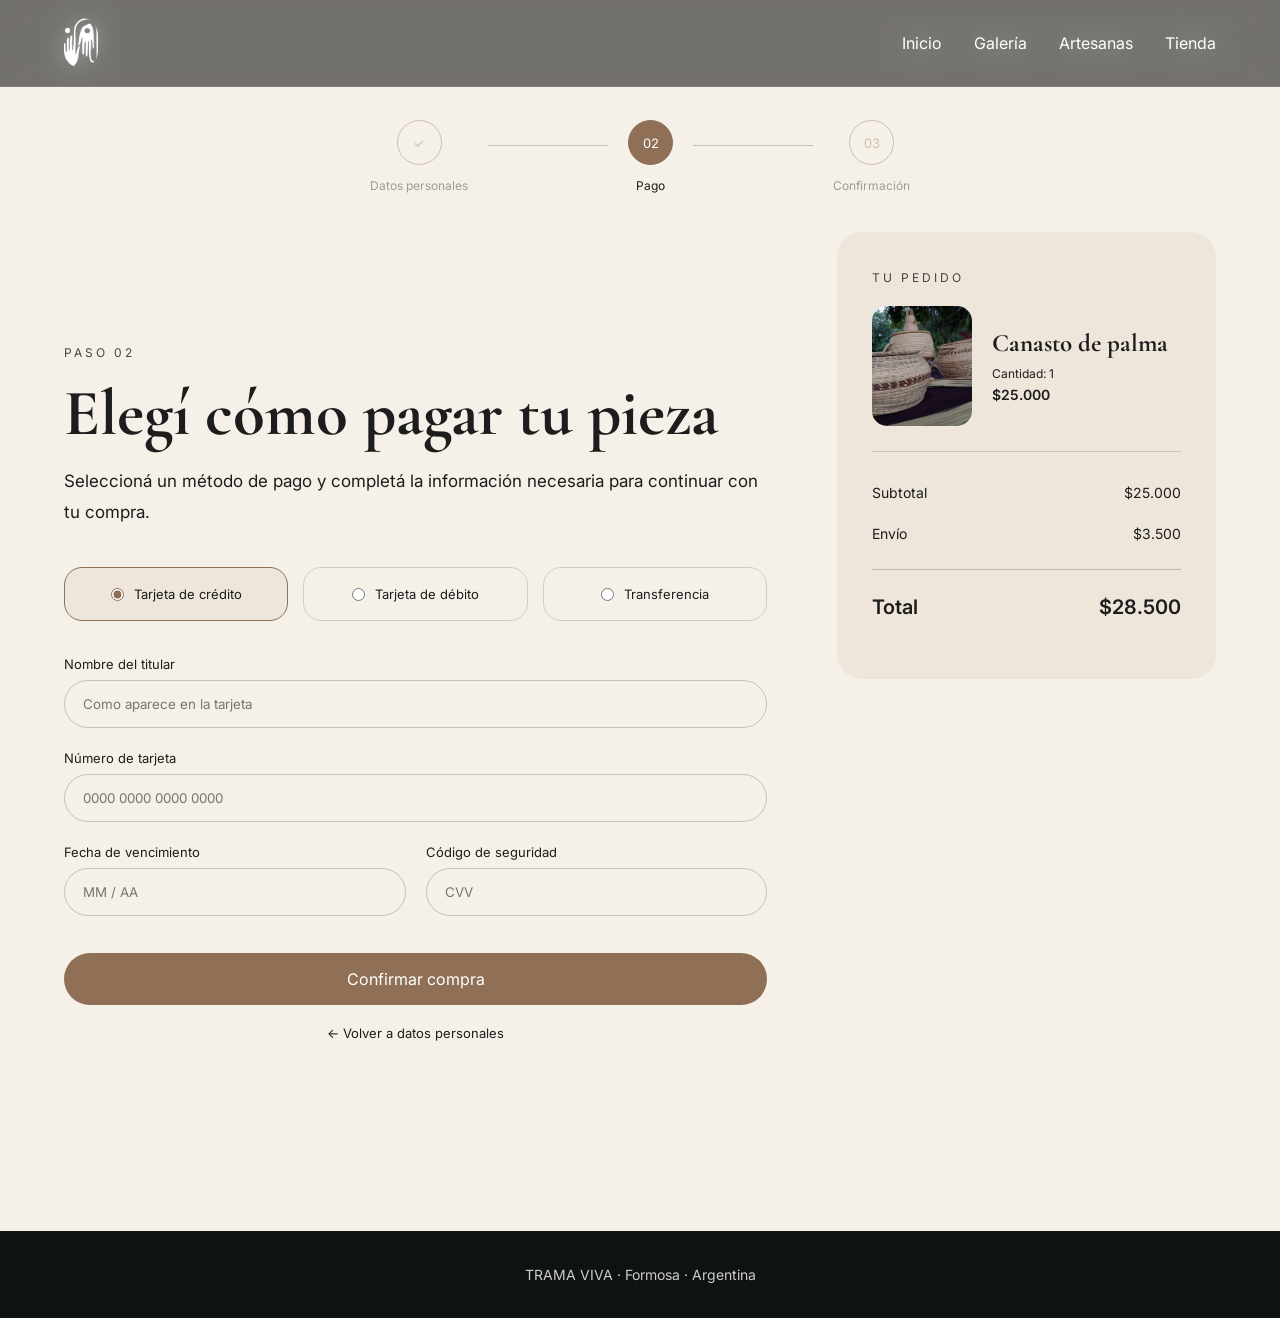
<file: parcial2.pryszcepadaynara/pago.html>
<!DOCTYPE html>
<html lang="es">

<head>
  <meta charset="UTF-8">
  <meta name="viewport" content="width=device-width, initial-scale=1.0">

  <title>Pago | Trama Viva</title>

  <link rel="preconnect" href="https://fonts.googleapis.com">
  <link rel="preconnect" href="https://fonts.gstatic.com" crossorigin>

  <link href="https://fonts.googleapis.com/css2?family=Cormorant+Garamond:wght@400;500;600;700&family=Inter:wght@300;400;500;600&display=swap" rel="stylesheet">

  <link rel="stylesheet" href="style.css">
</head>
<script>
function toggleMenu(){
  const menu = document.querySelector(".menu");
  menu.classList.toggle("activo");
}
</script>
<body>
<nav class="navbar">
  <div class="container nav-content">

    <div class="logo">
      <a href="index.html">
        <img src="img/logo.png" alt="Trama Viva">
      </a>
    </div>

    <ul class="menu">
      <button class="menu-toggle" onclick="toggleMenu()" aria-label="Abrir menú">
  <span></span>
  <span></span>
  <span></span>
</button>
      <li><a href="index.html">Inicio</a></li>
      <li><a href="index.html#galeria">Galería</a></li>
      <li><a href="index.html#artesanas">Artesanas</a></li>
      <li><a href="tienda.html">Tienda</a></li>
    </ul>

  </div>
</nav>

<nav class="navbar">
  <div class="container nav-content">

    <div class="logo">
      <a href="index.html">
        <img src="img/logo.png" alt="Trama Viva">
      </a>
    </div>

    <ul class="menu">
      <li><a href="index.html">Inicio</a></li>
      <li><a href="index.html#galeria">Galería</a></li>
      <li><a href="index.html#artesanas">Artesanas</a></li>
      <li><a href="tienda.html">Tienda</a></li>
    </ul>

  </div>
</nav>


<main class="checkout">

  <div class="container">

    <!-- PASOS -->

    <div class="checkout-pasos">

      <div class="paso">
        <span>✓</span>
        <p>Datos personales</p>
      </div>

      <div class="linea-paso"></div>

      <div class="paso activo">
        <span>02</span>
        <p>Pago</p>
      </div>

      <div class="linea-paso"></div>

      <div class="paso">
        <span>03</span>
        <p>Confirmación</p>
      </div>

    </div>


    <div class="checkout-grid">


      <!-- INFORMACIÓN DE PAGO -->

      <section class="checkout-formulario">

        <p class="eyebrow">Paso 02</p>

        <h1>Elegí cómo pagar tu pieza</h1>

        <p class="checkout-intro">
          Seleccioná un método de pago y completá la información necesaria
          para continuar con tu compra.
        </p>


        <!-- MÉTODOS DE PAGO -->

        <div class="metodos-pago">

          <label class="metodo activo-metodo">
            <input type="radio" name="pago" checked>
            <span>Tarjeta de crédito</span>
          </label>

          <label class="metodo">
            <input type="radio" name="pago">
            <span>Tarjeta de débito</span>
          </label>

          <label class="metodo">
            <input type="radio" name="pago">
            <span>Transferencia</span>
          </label>

        </div>


        <!-- FORMULARIO TARJETA -->

        <form>

          <div class="campo">
            <label>Nombre del titular</label>
            <input type="text" placeholder="Como aparece en la tarjeta">
          </div>


          <div class="campo">
            <label>Número de tarjeta</label>
            <input type="text" placeholder="0000 0000 0000 0000">
          </div>


          <div class="form-doble">

            <div class="campo">
              <label>Fecha de vencimiento</label>
              <input type="text" placeholder="MM / AA">
            </div>

            <div class="campo">
              <label>Código de seguridad</label>
              <input type="text" placeholder="CVV">
            </div>

          </div>


          <a href="confirmacion.html" class="btn-checkout">
            Confirmar compra
          </a>

          <a href="datos.html" class="volver-checkout">
            ← Volver a datos personales
          </a>

        </form>

      </section>


      <!-- RESUMEN DEL PEDIDO -->

      <aside class="checkout-resumen">

        <p class="eyebrow">Tu pedido</p>

        <div class="checkout-producto">

          <img src="img/producto1.jpeg" alt="Canasto de palma">

          <div>
            <h3>Canasto de palma</h3>
            <p>Cantidad: 1</p>
            <span>$25.000</span>
          </div>

        </div>


        <div class="resumen-linea">
          <span>Subtotal</span>
          <span>$25.000</span>
        </div>

        <div class="resumen-linea">
          <span>Envío</span>
          <span>$3.500</span>
        </div>

        <div class="resumen-total">
          <span>Total</span>
          <span>$28.500</span>
        </div>

      </aside>

    </div>

  </div>

</main>


<footer>
  TRAMA VIVA · Formosa · Argentina
</footer>

</body>

</html>
</file>
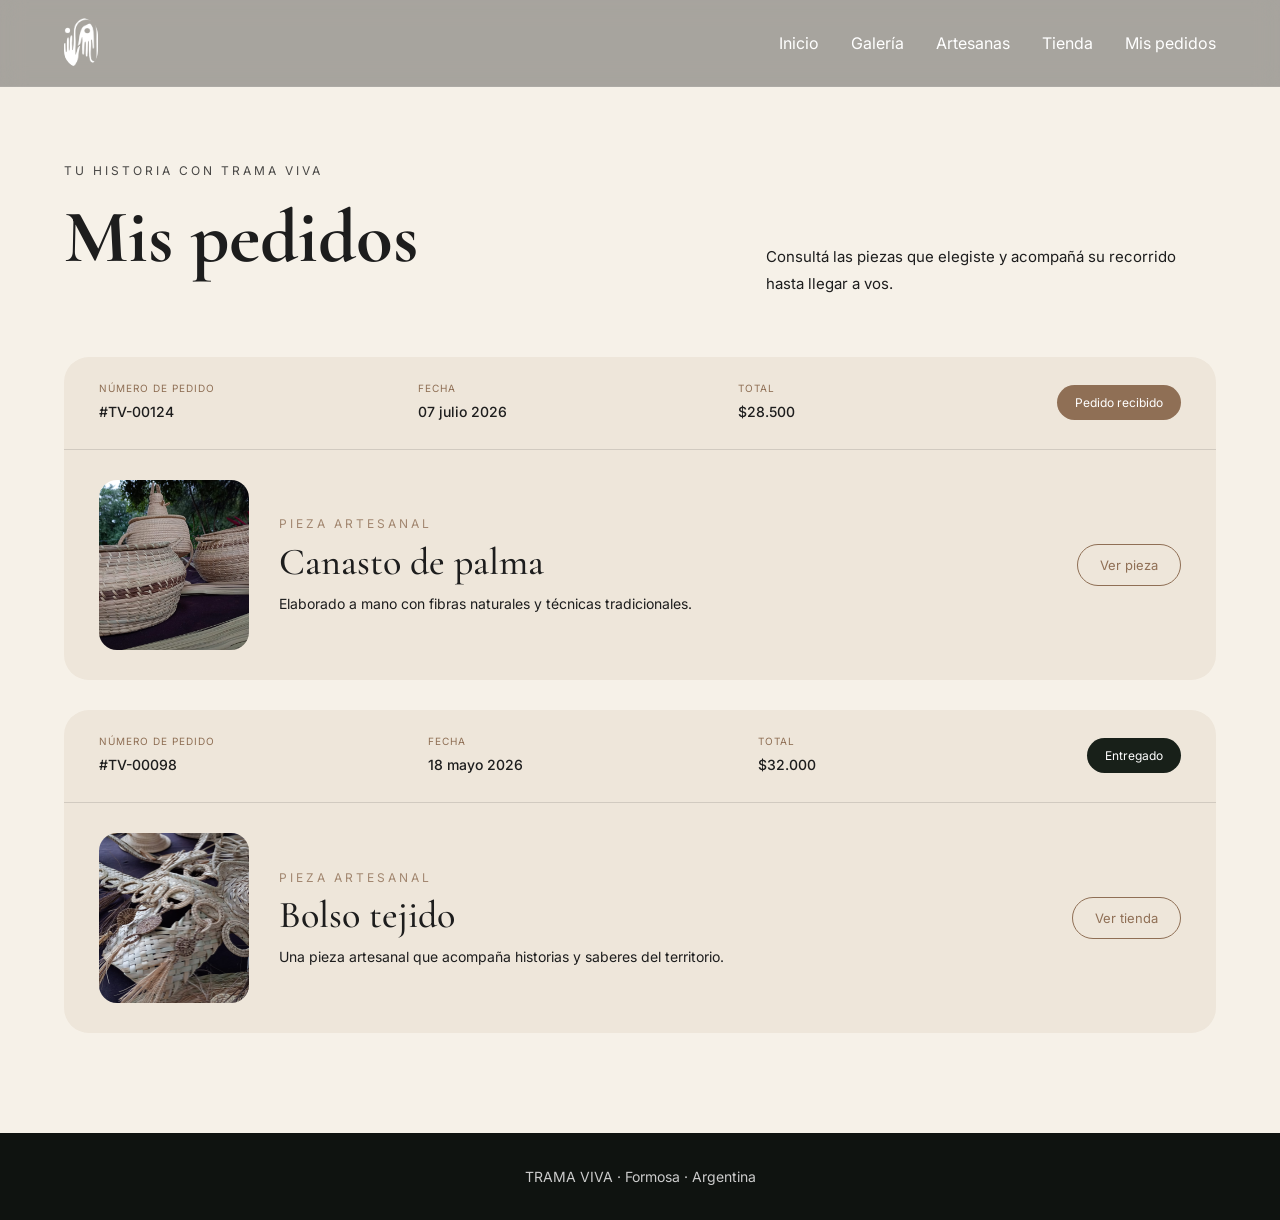
<file: parcial2.pryszcepadaynara/pedidos.html>
<!DOCTYPE html>
<html lang="es">

<head>
  <meta charset="UTF-8">
  <meta name="viewport" content="width=device-width, initial-scale=1.0">

  <title>Mis pedidos | Trama Viva</title>

  <link rel="preconnect" href="https://fonts.googleapis.com">
  <link rel="preconnect" href="https://fonts.gstatic.com" crossorigin>

  <link href="https://fonts.googleapis.com/css2?family=Cormorant+Garamond:wght@400;500;600;700&family=Inter:wght@300;400;500;600&display=swap" rel="stylesheet">

  <link rel="stylesheet" href="style.css">
</head>
<script>
function toggleMenu(){
  const menu = document.querySelector(".menu");
  menu.classList.toggle("activo");
}
</script>
<body>
  
<nav class="navbar">
  <div class="container nav-content">

    <div class="logo">
      <a href="index.html">
        <img src="img/logo.png" alt="Trama Viva">
      </a>
    </div>

    <ul class="menu">
      <li><a href="index.html">Inicio</a></li>
      <li><a href="index.html#galeria">Galería</a></li>
      <li><a href="index.html#artesanas">Artesanas</a></li>
      <li><a href="tienda.html">Tienda</a></li>
      <li><a href="pedidos.html">Mis pedidos</a></li>
    </ul>

    <button class="menu-toggle" onclick="toggleMenu()" aria-label="Abrir menú">
      <span></span>
      <span></span>
      <span></span>
    </button>

  </div>
</nav>

  </div>
</nav>


<main class="pedidos">

  <div class="container">

    <div class="pedidos-encabezado">

      <div>
        <p class="eyebrow">Tu historia con Trama Viva</p>
        <h1>Mis pedidos</h1>
      </div>

      <p class="pedidos-intro">
        Consultá las piezas que elegiste y acompañá su recorrido hasta llegar a vos.
      </p>

    </div>


    <div class="lista-pedidos">


      <!-- PEDIDO 1 -->

      <article class="pedido-card">

        <div class="pedido-superior">

          <div>
            <span>Número de pedido</span>
            <p>#TV-00124</p>
          </div>

          <div>
            <span>Fecha</span>
            <p>07 julio 2026</p>
          </div>

          <div>
            <span>Total</span>
            <p>$28.500</p>
          </div>

          <div class="estado-pedido">
            Pedido recibido
          </div>

        </div>


        <div class="pedido-producto">

          <img src="img/producto1.jpeg" alt="Canasto de palma">

          <div class="pedido-info">
            <p class="eyebrow">Pieza artesanal</p>
            <h2>Canasto de palma</h2>
            <p>
              Elaborado a mano con fibras naturales y técnicas tradicionales.
            </p>
          </div>

          <a href="producto.html" class="btn-ver-pedido">
            Ver pieza
          </a>

        </div>

      </article>


      <!-- PEDIDO 2 -->

      <article class="pedido-card">

        <div class="pedido-superior">

          <div>
            <span>Número de pedido</span>
            <p>#TV-00098</p>
          </div>

          <div>
            <span>Fecha</span>
            <p>18 mayo 2026</p>
          </div>

          <div>
            <span>Total</span>
            <p>$32.000</p>
          </div>

          <div class="estado-pedido entregado">
            Entregado
          </div>

        </div>


        <div class="pedido-producto">

          <img src="img/producto2.jpeg" alt="Bolso tejido">

          <div class="pedido-info">
            <p class="eyebrow">Pieza artesanal</p>
            <h2>Bolso tejido</h2>
            <p>
              Una pieza artesanal que acompaña historias y saberes del territorio.
            </p>
          </div>

          <a href="tienda.html" class="btn-ver-pedido">
            Ver tienda
          </a>

        </div>

      </article>


    </div>

  </div>

</main>


<footer>
  TRAMA VIVA · Formosa · Argentina
</footer>

</body>

</html>
</file>
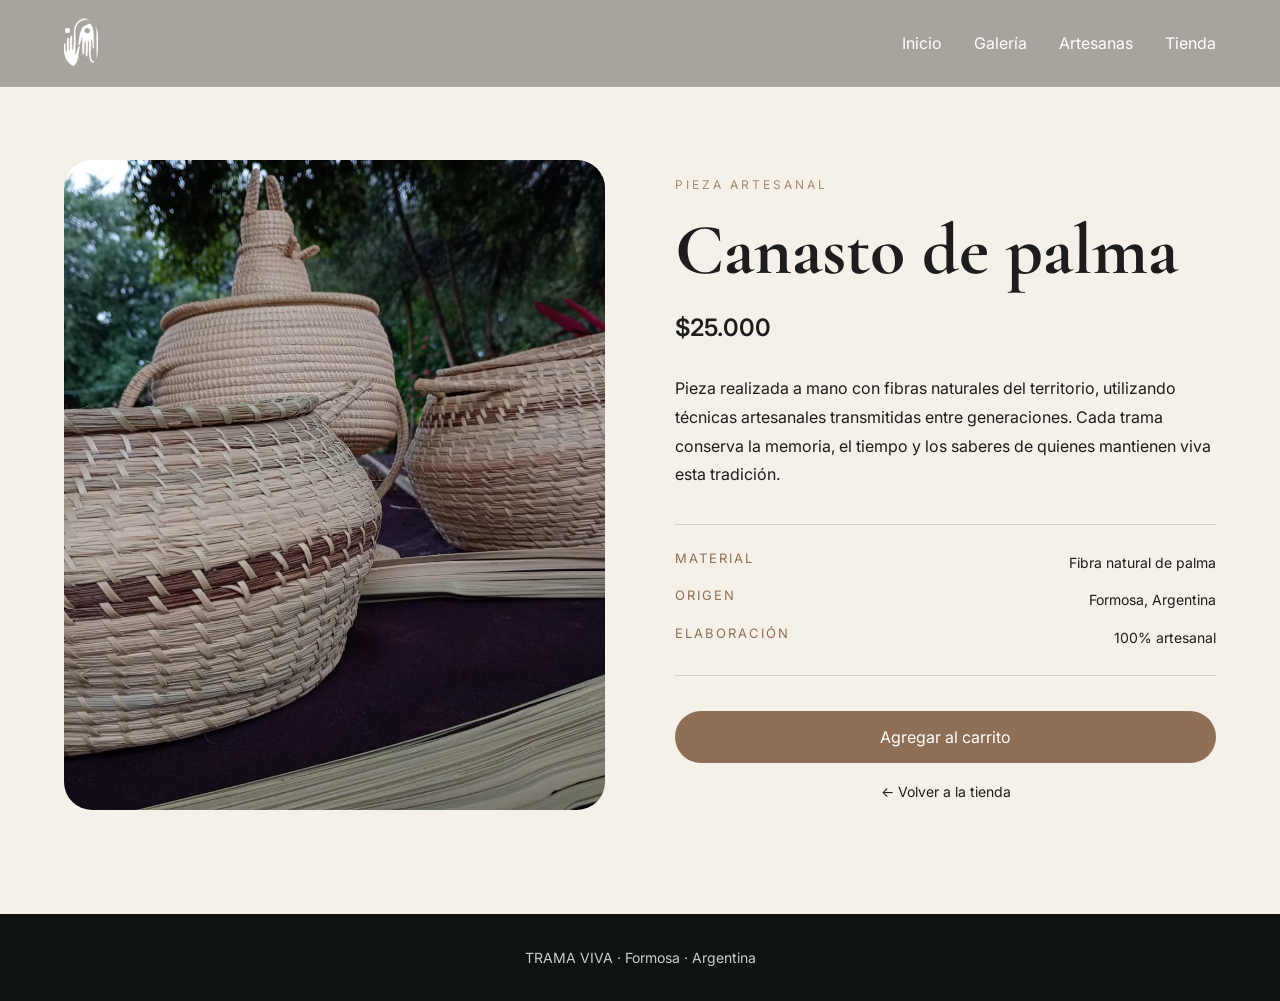
<file: parcial2.pryszcepadaynara/producto.html>
<!DOCTYPE html>
<html lang="es">

<head>
  <meta charset="UTF-8">
  <meta name="viewport" content="width=device-width, initial-scale=1.0">

  <title>Canasto de palma | Trama Viva</title>

  <link rel="preconnect" href="https://fonts.googleapis.com">
  <link rel="preconnect" href="https://fonts.gstatic.com" crossorigin>

  <link href="https://fonts.googleapis.com/css2?family=Cormorant+Garamond:wght@400;500;600;700&family=Inter:wght@300;400;500;600&display=swap" rel="stylesheet">

  <link rel="stylesheet" href="style.css">
</head>

<script>
function toggleMenu(){
  const menu = document.querySelector(".menu");
  menu.classList.toggle("activo");
}
</script>
<body>

<!-- NAVEGACIÓN -->

<nav class="navbar">
  <div class="container nav-content">

    <div class="logo">
      <a href="index.html">
        <img src="img/logo.png" alt="Trama Viva">
      </a>
    </div>

    <ul class="menu">
      <button class="menu-toggle" onclick="toggleMenu()" aria-label="Abrir menú">
  <span></span>
  <span></span>
  <span></span>
</button>
      <li><a href="index.html">Inicio</a></li>
      <li><a href="index.html#galeria">Galería</a></li>
      <li><a href="index.html#artesanas">Artesanas</a></li>
      <li><a href="tienda.html">Tienda</a></li>
    </ul>

  </div>
</nav>


<!-- DETALLE DEL PRODUCTO -->

<main class="detalle-producto">

  <div class="container detalle-grid">

    <!-- IMAGEN -->

    <div class="detalle-imagen">
      <img src="img/producto1.jpeg" alt="Canasto de palma artesanal">
    </div>


    <!-- INFORMACIÓN -->

    <div class="detalle-info">

      <p class="eyebrow">Pieza artesanal</p>

      <h1>Canasto de palma</h1>

      <p class="detalle-precio">$25.000</p>

      <p class="detalle-descripcion">
        Pieza realizada a mano con fibras naturales del territorio,
        utilizando técnicas artesanales transmitidas entre generaciones.
        Cada trama conserva la memoria, el tiempo y los saberes de quienes
        mantienen viva esta tradición.
      </p>


      <div class="detalle-datos">

        <div>
          <span>Material</span>
          <p>Fibra natural de palma</p>
        </div>

        <div>
          <span>Origen</span>
          <p>Formosa, Argentina</p>
        </div>

        <div>
          <span>Elaboración</span>
          <p>100% artesanal</p>
        </div>

      </div>


<a href="carrito.html" class="btn-agregar">Agregar al carrito</a> 

      <a href="tienda.html" class="volver-tienda">
        ← Volver a la tienda
      </a>

    </div>

  </div>

</main>


<footer>
  TRAMA VIVA · Formosa · Argentina
</footer>

</body>

</html>
</file>
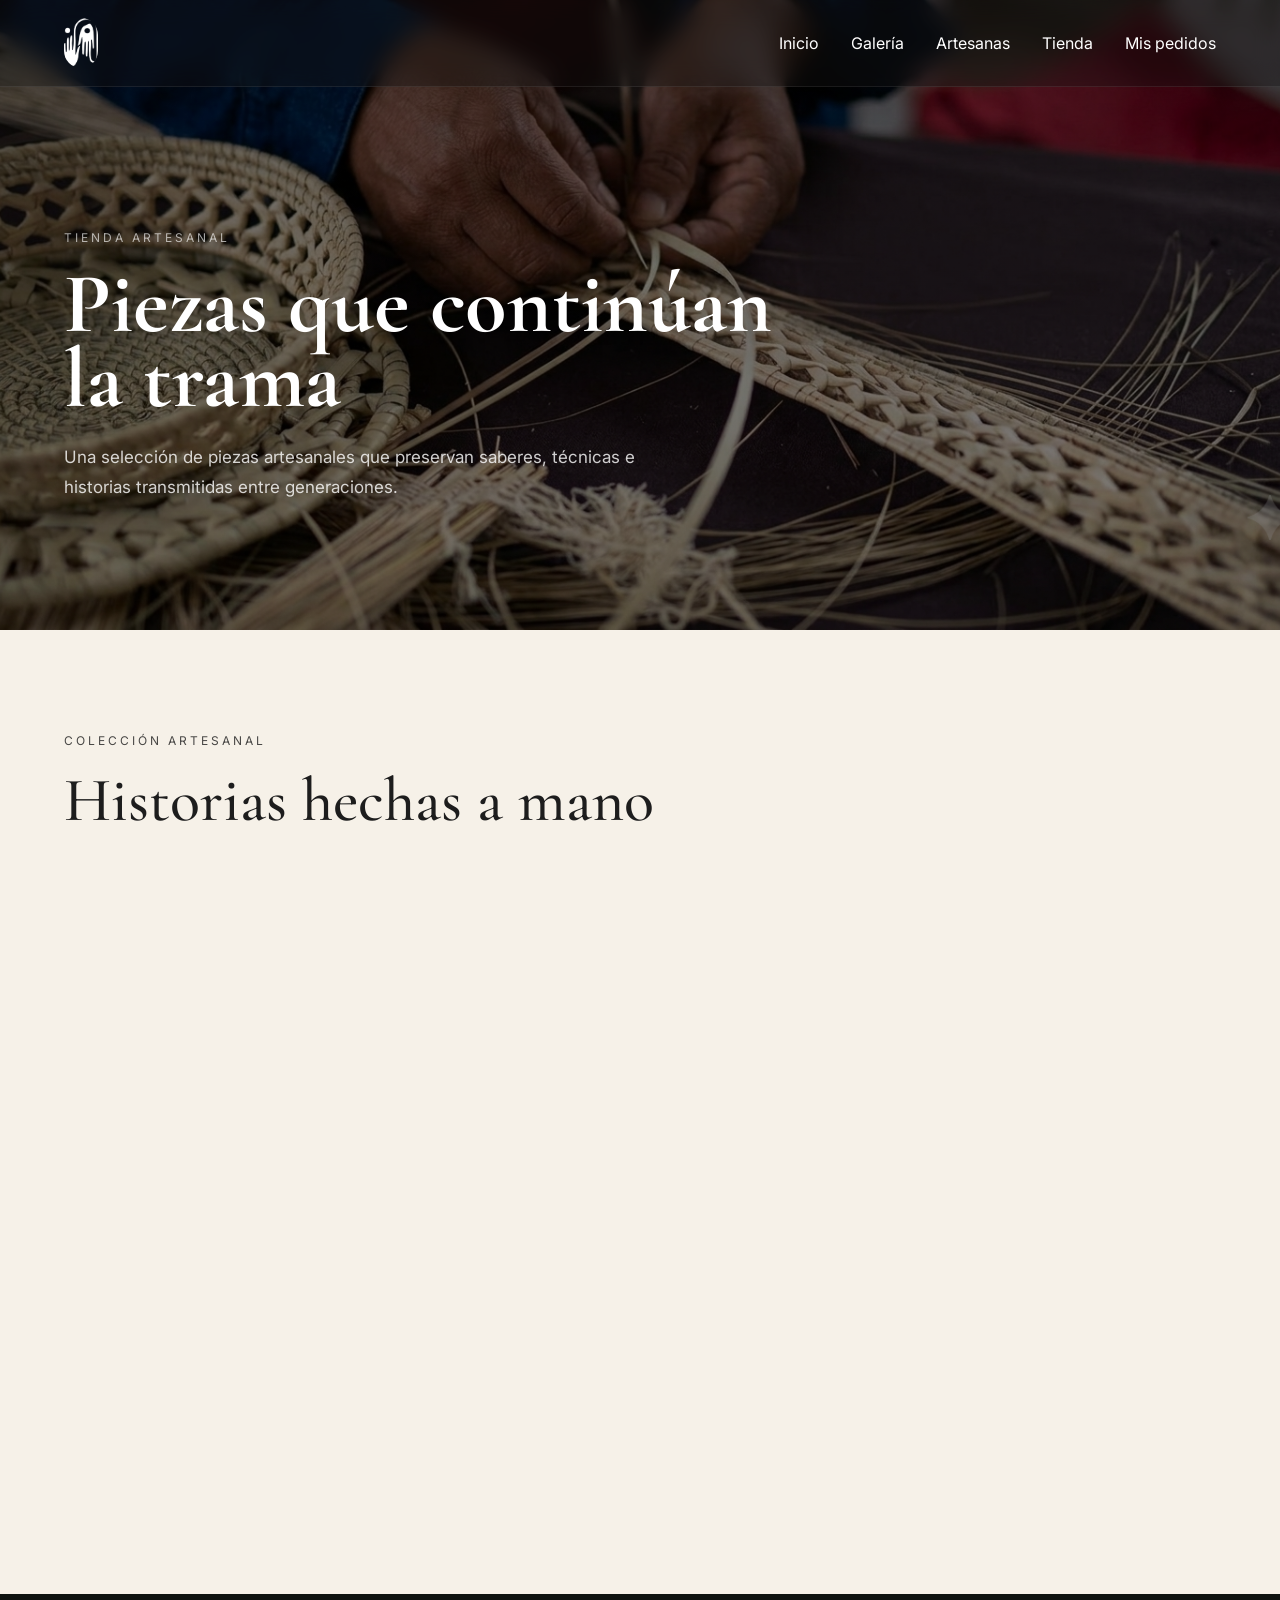
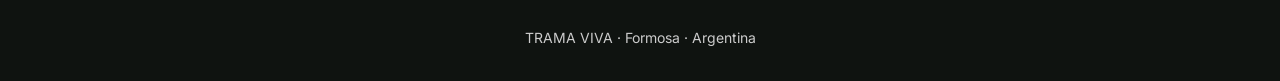
<file: parcial2.pryszcepadaynara/tienda.html>
<!DOCTYPE html>
<html lang="es">

<head>
  <meta charset="UTF-8">
  <meta name="viewport" content="width=device-width, initial-scale=1.0">

  <title>Tienda | Trama Viva</title>

  <link rel="preconnect" href="https://fonts.googleapis.com">
  <link rel="preconnect" href="https://fonts.gstatic.com" crossorigin>

  <link href="https://fonts.googleapis.com/css2?family=Cormorant+Garamond:wght@400;500;600;700&family=Inter:wght@300;400;500;600&display=swap" rel="stylesheet">

  <link rel="stylesheet" href="style.css">
</head>

<script>
function toggleMenu(){
  const menu = document.querySelector(".menu");
  menu.classList.toggle("activo");
}
</script>

<body>

<!-- NAVEGACIÓN -->

<nav class="navbar">
  <div class="container nav-content">

    <div class="logo">
      <a href="index.html">
        <img src="img/logo.png" alt="Trama Viva">
      </a>
    </div>

    <ul class="menu">
      <li><a href="index.html">Inicio</a></li>
      <li><a href="index.html#galeria">Galería</a></li>
      <li><a href="index.html#artesanas">Artesanas</a></li>
      <li><a href="tienda.html">Tienda</a></li>
      <li><a href="pedidos.html">Mis pedidos</a></li>
    </ul>

    <button class="menu-toggle" onclick="toggleMenu()" aria-label="Abrir menú">
      <span></span>
      <span></span>
      <span></span>
    </button>

  </div>
</nav>


<!-- ENCABEZADO DE LA TIENDA -->

<header class="tienda-hero">

  <div class="container">

    <p class="eyebrow">Tienda artesanal</p>

    <h1>Piezas que continúan<br>la trama</h1>

    <p>
      Una selección de piezas artesanales que preservan saberes,
      técnicas e historias transmitidas entre generaciones.
    </p>

  </div>

</header>


<!-- ACÁ VAN A IR LOS PRODUCTOS -->

<main>

  <section class="catalogo section-light">

    <div class="container">

      <p class="eyebrow">Colección artesanal</p>
      <h2>Historias hechas a mano</h2>

      <p class="catalogo-intro">
        Cada pieza nace del encuentro entre el territorio, los materiales
        naturales y los saberes transmitidos entre generaciones.
      </p>

      <div class="productos-grid">

        <article class="producto-card">

          <img src="img/producto1.jpeg" alt="Canasto artesanal">

          <div class="producto-info">
            <h3>Canasto de palma</h3>
            <p>Tejido a mano con fibras naturales y técnicas tradicionales.</p>

            <div class="producto-final">
              <span>$25.000</span>
             <a href="producto.html" class="btn-comprar">Ver pieza</a>
            </div>
          </div>

        </article>


        <article class="producto-card">

          <img src="img/producto2.jpeg" alt="Bolso artesanal">

          <div class="producto-info">
            <h3>Bolso tejido</h3>
            <p>Una pieza artesanal que acompaña historias y saberes del territorio.</p>

            <div class="producto-final">
              <span>$32.000</span>
              <a href="#" class="btn-comprar">Ver pieza</a>
            </div>
          </div>

        </article>


        <article class="producto-card">

          <img src="img/producto3.jpeg" alt="Cuenco artesanal">

          <div class="producto-info">
            <h3>Cuenco de fibra</h3>
            <p>Realizado a mano a partir de materiales naturales de la región.</p>

            <div class="producto-final">
              <span>$18.000</span>
              <a href="#" class="btn-comprar">Ver pieza</a>
            </div>
          </div>

        </article>


        <article class="producto-card">

          <img src="img/producto4.jpeg" alt="Cesto tradicional">

          <div class="producto-info">
            <h3>Cesto tradicional</h3>
            <p>Una pieza que preserva técnicas transmitidas entre generaciones.</p>

            <div class="producto-final">
              <span>$28.000</span>
              <a href="#" class="btn-comprar">Ver pieza</a>
            </div>
          </div>

        </article>

      </div>

    </div>

  </section>

</main>


<!-- FOOTER -->

<footer>
  TRAMA VIVA · Formosa · Argentina
</footer>

<script src="animaciones.js"></script>

</body>

</html>
</file>
<file: parcial2.pryszcepadaynara/style.css>
/* style.css */

*{
margin:0;
padding:0;
box-sizing:border-box;
}

html{
scroll-behavior:smooth;
}

body{
font-family:'Inter',sans-serif;
background:#f6f1e8;
color:#1d1d1d;
overflow-x:hidden;
}

img{
width:100%;
display: flexbox;
border-radius:18px;
}

a{
text-decoration:none;
color:inherit;
}

.container{
width:90%;
max-width:1300px;
margin:auto;
}

/* NAV */

.navbar{
position:fixed;
top:0;
width:100%;
z-index:999;
background:rgba(20,20,20,.35);
backdrop-filter:blur(12px);
border-bottom:1px solid rgba(255,255,255,.08);
}

.nav-content{
display:flex;
justify-content:space-between;
align-items:center;
padding:18px 0;
}

.logo img{
height:50px;
width:auto;
display:block;
}
.logo{
display:flex;
align-items:center;
}
.menu{
display:flex;
gap:32px;
list-style:none;
color:white;
font-size:16px;
}

.menu a{
display:inline-block;
transition: all 0.3s ease;
}

.menu a:hover{
transform:scale(1.08);
text-shadow:0 0 10px rgba(255,255,255,0.5);
}



/* HERO */

.hero{
min-height:100vh;
background:url(img/fondo-web.png) center/cover;
position:relative;
display:flex;
align-items:center;
}

.overlay{
position:absolute;
inset:0;
background:linear-gradient(to right,rgba(0,0,0,.65),rgba(0,0,0,.25));
}

.hero-grid{
position:relative;
z-index:2;
display:grid;
grid-template-columns:1.2fr .8fr;
gap:40px;
align-items:center;
}

.eyebrow{
font-size:12px;
letter-spacing:3px;
text-transform:uppercase;
margin-bottom:18px;
opacity:.8;
}

.hero .eyebrow{
color:#ddd;
}

h1{
font-family:'Cormorant Garamond',serif;
font-size:110px;
line-height:.88;
color:white;
margin-bottom:22px;
}

.hero-text{
color:#eee;
font-size:20px;
max-width:540px;
line-height:1.7;
margin-bottom:28px;
}

.hero-buttons{
display:flex;
gap:16px;
flex-wrap:wrap;
}

.btn{
padding:14px 24px;
border-radius:40px;
transition:.3s;
}

.fill{
background:#8f6f55;
color:white;
}

.ghost{
border:1px solid rgba(255,255,255,.4);
color:white;
}

.btn:hover{
transform:translateY(-3px);
}

/*Proyecto*/

.texto-extra{
display:none;
margin-top:20px;
}

.btn-leer{
padding:14px 32px;
margin-top:28px;
background:rgba(255,255,255,.12);
border:1px solid rgba(255,255,255,.18);
border-radius:40px;
color:#1f1f1f;
font-size:15px;
font-weight:500;
cursor:pointer;
backdrop-filter:blur(10px);
transition:all .35s ease;
display:inline-block;
}

.btn-leer:hover{
transform:translateY(-3px);
box-shadow:0 8px 20px rgba(0,0,0,.12);
background:rgba(255,255,255,.25);
}

.frase{
background:#9a7455;
padding:55px 20px;
position:relative;
overflow:hidden;
}

.frase-content{
max-width:1200px;
margin:auto;
text-align:center;
position:relative;
}

.comillas{
display:block;
font-size:100px;
color:rgba(255,255,255,.8);
line-height:1;
font-family:'Cormorant Garamond', serif;
}

.frase p{
color:white;
font-family:'Cormorant Garamond', serif;
font-size:34px;
line-height:1.4;
margin:10px 0;
font-weight:300;
}

/* GLASS */

.glass-card,
.glass-box,
.glass-panel{
background:rgba(255,255,255,.12);
backdrop-filter:blur(18px);
border:1px solid rgba(255,255,255,.18);
box-shadow:0 20px 40px rgba(0,0,0,.15);
border-radius:24px;
}

.glass-card{
padding:38px;
color:white;
}

.glass-card h3{
font-family:'Cormorant Garamond',serif;
font-size:42px;
margin:10px 0;
}

.mini-title{
font-size:12px;
letter-spacing:2px;
text-transform:uppercase;
opacity:.8;
}

/* SECTIONS */

section{
padding:110px 0;
}

.section-light{
background:#f6f1e8;
}

.section-dark{
background:#182019;
color:white;
}

.split{
display:grid;
grid-template-columns:1fr 1fr;
gap:60px;
align-items:center;
}

h2{
font-family:'Cormorant Garamond',serif;
font-size:62px;
line-height:1;
margin-bottom:20px;
font-weight:500;
}

p{
line-height:1.8;
font-size:17px;
color:inherit;
}

.glass-panel{
padding:14px;
}

/* GALLERY */

.galeria{
text-align:center;
padding:80px 20px;
}

.galeria .eyebrow{
color:#b79858;
letter-spacing:4px;
text-transform:uppercase;
font-size:14px;
margin-bottom:18px;
}

.galeria h2{
font-family:'Cormorant Garamond', serif;
font-size:72px;
font-weight:400;
margin:0 auto 60px;
}

.grid-gallery{
display:grid;
grid-template-columns:repeat(4,1fr);
gap:24px;
}

.columna{
display:flex;
flex-direction:column;
gap:24px;
}

.columna img{
width:100%;
height:280px;
object-fit:cover;
border-radius:28px;
transition:.3s;
}

.columna img:hover{
transform:scale(1.03);
}

.offset{
margin-top:90px;
}

/* CARDS */

.cards{
display:grid;
grid-template-columns:repeat(3,1fr);
gap:24px;
margin-top:45px;
}

.person{
padding:30px;
text-align:center;
}

.person h3{
font-family:'Cormorant Garamond',serif;
font-size:34px;
margin-bottom:10px;
}

.person p{
font-size:15px;
line-height:1.6;
color:rgba(255,255,255,.85);
}

/* FOTOS ARTESANAS */

.foto-artesana{
width:110px;
height:110px;
object-fit:cover;
border-radius:50%;
margin:0 auto 20px;
display:block;
border:3px solid rgba(255,255,255,.25);
transition:all .35s ease;
}

.person{
transition:all .35s ease;
}

.person:hover{
transform:translateY(-8px);
}

.person:hover .foto-artesana{
transform:scale(1.08);
border-color:#9a7455;
}

/* CTA */

.center{
text-align:center;
}

.center-btns{
justify-content:center;
margin-top:28px;
}

.dark-btn{
color:#1d1d1d;
border:1px solid #1d1d1d;
}

/* FOOTER */

footer{
background:#0f1310;
color:#ccc;
padding:35px;
text-align:center;
font-size:14px;
}

/* HERO TIENDA */

.tienda-hero{
min-height:70vh;
background:
linear-gradient(rgba(0,0,0,.55), rgba(0,0,0,.45)),
url(img/fondo-tienda.png) center/cover;
color:white;
display:flex;
align-items:center;
padding-top:100px;
}

.tienda-hero h1{
font-size:85px;
margin-bottom:25px;
}

.tienda-hero p{
max-width:600px;
color:rgba(255,255,255,.8);
}

/* CATÁLOGO */

.catalogo{
padding:100px 0;
}

.catalogo-intro{
max-width:650px;
margin-bottom:50px;
}

.productos-grid{
display:grid;
grid-template-columns:repeat(4,1fr);
gap:24px;
}

.producto-card{
background:#eee6da;
border-radius:24px;
overflow:hidden;
transition:.3s;
}

.producto-card:hover{
transform:translateY(-8px);
box-shadow:0 20px 40px rgba(0,0,0,.12);
}

.producto-card img{
width:100%;
height:300px;
object-fit:cover;
border-radius:0;
}

.producto-info{
padding:25px;
}

.producto-info h3{
font-family:'Cormorant Garamond',serif;
font-size:30px;
margin-bottom:10px;
}

.producto-info p{
font-size:14px;
line-height:1.6;
margin-bottom:25px;
}

.producto-final{
display:flex;
justify-content:space-between;
align-items:center;
gap:10px;
}

.producto-final span{
font-weight:600;
font-size:17px;
}

.btn-comprar{
background:#8f6f55;
color:white;
padding:11px 18px;
border-radius:30px;
font-size:13px;
transition:.3s;
}

.btn-comprar:hover{
background:#182019;
}

/* DETALLE DEL PRODUCTO */

.detalle-producto{
padding:160px 0 100px;
background:#f6f1e8;
min-height:100vh;
}

.detalle-grid{
display:grid;
grid-template-columns:1fr 1fr;
gap:70px;
align-items:center;
}

.detalle-imagen img{
width:100%;
height:650px;
object-fit:cover;
border-radius:28px;
}

.detalle-info .eyebrow{
color:#8f6f55;
}

.detalle-info h1{
font-family:'Cormorant Garamond',serif;
font-size:72px;
line-height:1;
color:#1d1d1d;
margin-bottom:20px;
}

.detalle-precio{
font-size:24px;
font-weight:600;
margin-bottom:25px;
}

.detalle-descripcion{
font-size:16px;
line-height:1.8;
margin-bottom:35px;
}

.detalle-datos{
border-top:1px solid rgba(0,0,0,.15);
border-bottom:1px solid rgba(0,0,0,.15);
padding:25px 0;
margin-bottom:35px;
}

.detalle-datos div{
display:flex;
justify-content:space-between;
gap:20px;
margin-bottom:12px;
}

.detalle-datos div:last-child{
margin-bottom:0;
}

.detalle-datos span{
font-size:13px;
text-transform:uppercase;
letter-spacing:2px;
color:#8f6f55;
}

.detalle-datos p{
font-size:14px;
}

.btn-agregar{
display:block;
width:100%;
background:#8f6f55;
color:white;
text-align:center;
padding:16px;
border-radius:40px;
margin-bottom:20px;
transition:.3s;
}

.btn-agregar:hover{
background:#182019;
transform:translateY(-3px);
}

.volver-tienda{
display:block;
text-align:center;
font-size:14px;
}
/* CARRITO */

.carrito{
padding:160px 0 100px;
min-height:100vh;
background:#f6f1e8;
}

.carrito > .container > h1{
font-family:'Cormorant Garamond',serif;
font-size:75px;
color:#1d1d1d;
margin-bottom:50px;
}

.carrito-grid{
display:grid;
grid-template-columns:1.5fr .7fr;
gap:50px;
align-items:start;
}

.carrito-item{
display:grid;
grid-template-columns:220px 1fr auto;
gap:30px;
align-items:center;
padding-bottom:35px;
border-bottom:1px solid rgba(0,0,0,.15);
}

.carrito-item img{
width:220px;
height:260px;
object-fit:cover;
border-radius:22px;
}

.carrito-info h2{
font-size:40px;
margin-bottom:15px;
}

.carrito-categoria{
font-size:11px;
letter-spacing:2px;
text-transform:uppercase;
color:#8f6f55;
}

.carrito-descripcion{
font-size:14px;
margin-bottom:25px;
}

.cantidad{
display:flex;
align-items:center;
gap:15px;
}

.cantidad span{
font-size:13px;
}

.cantidad select{
padding:8px 15px;
border:1px solid rgba(0,0,0,.2);
border-radius:20px;
background:transparent;
}

.carrito-precio{
font-size:18px;
font-weight:600;
}

/* RESUMEN DEL PEDIDO */

.resumen-compra{
background:#eee6da;
padding:35px;
border-radius:25px;
}

.resumen-compra h2{
font-size:42px;
margin-bottom:30px;
}

.resumen-linea{
display:flex;
justify-content:space-between;
padding:12px 0;
font-size:14px;
}

.resumen-total{
display:flex;
justify-content:space-between;
padding:25px 0;
margin-top:15px;
border-top:1px solid rgba(0,0,0,.2);
font-size:20px;
font-weight:600;
}

.btn-continuar{
display:block;
background:#8f6f55;
color:white;
text-align:center;
padding:15px;
border-radius:40px;
margin:15px 0;
transition:.3s;
}

.btn-continuar:hover{
background:#182019;
transform:translateY(-3px);
}

.seguir-comprando{
display:block;
text-align:center;
font-size:13px;
margin-top:20px;
}
/* CHECKOUT */

.checkout{
padding:120px 0 80px;
min-height:100vh;
background:#f6f1e8;
}

.checkout-pasos{
display:flex;
align-items:center;
justify-content:center;
margin-bottom:35px;
}

.paso{
text-align:center;
opacity:.4;
}

.paso.activo{
opacity:1;
}

.paso span{
display:flex;
width:45px;
height:45px;
margin:auto;
align-items:center;
justify-content:center;
border:1px solid #8f6f55;
border-radius:50%;
font-size:13px;
color:#8f6f55;
}

.paso.activo span{
background:#8f6f55;
color:white;
}

.paso p{
font-size:12px;
margin-top:10px;
}

.linea-paso{
width:120px;
height:1px;
background:rgba(0,0,0,.2);
margin:0 20px 25px;
}

.checkout-grid{
display:grid;
grid-template-columns:1.3fr .7fr;
gap:70px;
align-items:start;
}

.checkout-formulario h1{
font-family:'Cormorant Garamond',serif;
font-size:65px;
line-height:1;
color:#1d1d1d;
margin-bottom:20px;
}

.checkout-intro{
margin-bottom:40px;
}

.form-doble{
display:grid;
grid-template-columns:1fr 1fr;
gap:20px;
}

.campo{
display:flex;
flex-direction:column;
margin-bottom:22px;
}

.campo label{
font-size:13px;
margin-bottom:8px;
}

.campo input{
width:100%;
padding:15px 18px;
border:1px solid rgba(0,0,0,.2);
border-radius:30px;
background:transparent;
font-family:'Inter',sans-serif;
outline:none;
transition:.3s;
}

.campo input:focus{
border-color:#8f6f55;
background:#eee6da;
}

.btn-checkout{
display:block;
width:100%;
background:#8f6f55;
color:white;
text-align:center;
padding:16px;
border-radius:40px;
margin-top:15px;
transition:.3s;
}

.btn-checkout:hover{
background:#182019;
transform:translateY(-3px);
}

.volver-checkout{
display:block;
text-align:center;
font-size:13px;
margin-top:20px;
}


/* RESUMEN CHECKOUT */

.checkout-resumen{
background:#eee6da;
padding:35px;
border-radius:25px;
}

.checkout-producto{
display:flex;
gap:20px;
align-items:center;
padding-bottom:25px;
margin-bottom:20px;
border-bottom:1px solid rgba(0,0,0,.15);
}

.checkout-producto img{
width:100px;
height:120px;
object-fit:cover;
border-radius:15px;
}

.checkout-producto h3{
font-family:'Cormorant Garamond',serif;
font-size:25px;
margin-bottom:5px;
}

.checkout-producto p{
font-size:12px;
}

.checkout-producto span{
font-size:14px;
font-weight:600;
}

/* MÉTODOS DE PAGO */

.metodos-pago{
display:grid;
grid-template-columns:repeat(3,1fr);
gap:15px;
margin-bottom:35px;
}

.metodo{
display:flex;
align-items:center;
justify-content:center;
gap:10px;
padding:18px 12px;
border:1px solid rgba(0,0,0,.15);
border-radius:18px;
cursor:pointer;
font-size:13px;
transition:.3s;
text-align:center;
}

.metodo:hover{
border-color:#8f6f55;
background:#eee6da;
}

.metodo input{
accent-color:#8f6f55;
}

.activo-metodo{
border-color:#8f6f55;
background:#eee6da;
}

/* CONFIRMACIÓN */

.confirmacion{
padding:150px 0 100px;
min-height:100vh;
background:#f6f1e8;
}

.confirmacion-contenido{
max-width:850px;
margin:auto;
text-align:center;
}

.confirmacion-icono{
width:75px;
height:75px;
margin:0 auto 30px;
display:flex;
align-items:center;
justify-content:center;
background:#8f6f55;
color:white;
border-radius:50%;
font-size:30px;
}

.confirmacion-contenido h1{
font-family:'Cormorant Garamond',serif;
font-size:70px;
line-height:1;
color:#1d1d1d;
margin-bottom:25px;
}

.confirmacion-texto{
max-width:600px;
margin:0 auto 45px;
font-size:16px;
}

.confirmacion-pedido{
display:grid;
grid-template-columns:repeat(4,1fr);
background:#eee6da;
border-radius:25px;
padding:30px;
margin-bottom:35px;
}

.confirmacion-pedido div{
padding:10px 20px;
border-right:1px solid rgba(0,0,0,.15);
}

.confirmacion-pedido div:last-child{
border-right:none;
}

.confirmacion-pedido span{
display:block;
font-size:10px;
letter-spacing:1px;
text-transform:uppercase;
color:#8f6f55;
margin-bottom:8px;
}

.confirmacion-pedido p{
font-size:14px;
font-weight:500;
}

.confirmacion-botones{
max-width:400px;
margin:auto;
}

/* MIS PEDIDOS */

.pedidos{
padding:160px 0 100px;
min-height:100vh;
background:#f6f1e8;
}

.pedidos-encabezado{
display:flex;
justify-content:space-between;
align-items:end;
gap:50px;
margin-bottom:60px;
}

.pedidos-encabezado h1{
font-family:'Cormorant Garamond',serif;
font-size:75px;
line-height:1;
color:#1d1d1d;
}

.pedidos-intro{
max-width:450px;
font-size:15px;
}

.lista-pedidos{
display:flex;
flex-direction:column;
gap:30px;
}

.pedido-card{
background:#eee6da;
border-radius:25px;
overflow:hidden;
}

.pedido-superior{
display:grid;
grid-template-columns:repeat(3,1fr) auto;
gap:30px;
align-items:center;
padding:25px 35px;
border-bottom:1px solid rgba(0,0,0,.12);
}

.pedido-superior span{
display:block;
font-size:10px;
letter-spacing:1px;
text-transform:uppercase;
color:#8f6f55;
margin-bottom:5px;
}

.pedido-superior p{
font-size:14px;
font-weight:500;
}

.estado-pedido{
background:#8f6f55;
color:white;
padding:10px 18px;
border-radius:30px;
font-size:12px;
text-align:center;
}

.estado-pedido.entregado{
background:#182019;
}

.pedido-producto{
display:grid;
grid-template-columns:150px 1fr auto;
gap:30px;
align-items:center;
padding:30px 35px;
}

.pedido-producto img{
width:150px;
height:170px;
object-fit:cover;
border-radius:18px;
}

.pedido-info .eyebrow{
color:#8f6f55;
margin-bottom:8px;
}

.pedido-info h2{
font-size:38px;
margin-bottom:10px;
}

.pedido-info > p:last-child{
font-size:14px;
}

.btn-ver-pedido{
border:1px solid #8f6f55;
color:#8f6f55;
padding:12px 22px;
border-radius:30px;
font-size:13px;
transition:.3s;
}

.btn-ver-pedido:hover{
background:#8f6f55;
color:white;
}
/* MENÚ HAMBURGUESA */

.menu-toggle{
display:none;
background:none;
border:none;
cursor:pointer;
padding:10px;
}

.menu-toggle span{
display:block;
width:28px;
height:2px;
background:white;
margin:6px 0;
}
/* MODAL GALERÍA */

.imagen-modal{
cursor:pointer;
}

.modal-trama{
background:#182019;
color:white;
border:none;
border-radius:28px;
overflow:hidden;
position:relative;
}

.modal-trama img{
width:100%;
height:500px;
object-fit:cover;
border-radius:0;
}

.modal-texto{
padding:35px;
}

.modal-texto h2{
font-size:45px;
}

.modal-texto p{
color:rgba(255,255,255,.8);
}

.modal-trama .btn-close{
position:absolute;
top:20px;
right:20px;
z-index:10;
}

/* ANIMACIONES AL SCROLL */

.animar{
opacity:0;
transform:translateY(50px);
transition:opacity .8s ease, transform .8s ease;
}

.animar.visible{
opacity:1;
transform:translateY(0);
}

/* RETRASOS */

.delay-1{
transition-delay:.15s;
}

.delay-2{
transition-delay:.30s;
}

.delay-3{
transition-delay:.45s;
}

/* RESPONSIVE */

@media (min-width: 768px) and (max-width: 1024px){

    /*TABLET */

.menu-toggle{
display:flex;
flex-direction:column;
justify-content:center;
align-items:center;
position:relative;
z-index:1001;
}

.menu-toggle span{
display:block;
width:28px;
height:2px;
background:white;
margin:4px 0;
}

.menu{
display:none;
position:absolute;
top:80px;
left:0;
width:100%;
background:rgba(15,19,16,.97);
flex-direction:column;
align-items:center;
gap:0;
padding:25px 0;
z-index:1000;
}

.menu.activo{
display:flex;
}

.menu li{
width:100%;
text-align:center;
}

.menu a{
display:block;
padding:15px;
}

.container{
width:88%;
max-width:900px;
}

/* NAVEGACIÓN */

.nav-content{
padding:15px 0;
}

.logo img{
height:45px;
}

/* HERO */

.hero{
min-height:100vh;
padding-top:100px;
background-position:center;
}

.hero-grid{
grid-template-columns:1fr;
}

.hero-left{
max-width:650px;
}

h1{
font-size:85px;
}

.hero-text{
font-size:18px;
max-width:500px;
}

/* SECCIONES */

section{
padding:80px 0;
}

.split{
grid-template-columns:1fr 1fr;
gap:35px;
}

h2{
font-size:50px;
}

p{
font-size:15px;
}

/* FRASE */

.frase{
padding:45px 20px;
}

.frase p{
font-size:30px;
}

/* GALERÍA */

.galeria{
padding:70px 20px;
}

.galeria h2{
font-size:55px;
margin-bottom:45px;
}

.grid-gallery{
grid-template-columns:repeat(2,1fr);
gap:20px;
}

.columna{
gap:20px;
}

.columna img{
height:300px;
}

.offset{
margin-top:40px;
}

/* ARTESANAS */

.cards{
grid-template-columns:repeat(3,1fr);
gap:15px;
}

.person{
padding:25px 15px;
}

.person h3{
font-size:28px;
}

/* TIENDA */

.tienda-hero h1{
font-size:70px;
}

.productos-grid{
grid-template-columns:repeat(2,1fr);
}

/* DETALLE PRODUCTO */

.detalle-grid{
grid-template-columns:1fr 1fr;
gap:40px;
}

.detalle-imagen img{
height:500px;
}

.detalle-info h1{
font-size:55px;
}

/* CARRITO */

.carrito-grid{
grid-template-columns:1fr;
}

.carrito-item{
grid-template-columns:180px 1fr auto;
}

.carrito-item img{
width:180px;
height:220px;
}

/* CHECKOUT */

.checkout{
padding:100px 0 60px;
}

.checkout-pasos{
margin-bottom:0;
}

.checkout-grid{
grid-template-columns:1fr;
gap:35px;
margin-top:40px;
}
.checkout-grid{
grid-template-columns:1fr;
gap:40px;
}

/* PEDIDOS */

.pedidos-encabezado h1{
font-size:60px;
}

.pedido-producto{
grid-template-columns:130px 1fr auto;
}

.pedido-producto img{
width:130px;
height:150px;
}

}

@media(max-width:767px){
.menu-toggle{
display:flex;
flex-direction:column;
justify-content:center;
align-items:center;
position:relative;
z-index:1001;
}

.menu-toggle span{
display:block;
width:28px;
height:2px;
background:white;
margin:4px 0;
}

.menu{
display:none;
position:absolute;
top:86px;
left:0;
width:100%;
background:rgba(15,19,16,.97);
flex-direction:column;
align-items:center;
gap:0;
padding:25px 0;
z-index:1000;
}

.menu.activo{
display:flex;
}

.menu li{
width:100%;
text-align:center;
}

.menu a{
display:block;
padding:15px;
}


.hero-grid,
.split,
.grid-gallery,
.cards,
.productos-grid,
.detalle-grid,
.carrito-grid,
.checkout-grid,
.form-doble{
grid-template-columns:1fr;
}

.carrito-item{
grid-template-columns:1fr;
}

.carrito-item img{
width:100%;
height:400px;
}

.metodos-pago{
grid-template-columns:1fr;
}

.checkout{
padding:100px 0 60px;
}

.checkout-pasos{
margin-bottom:0;
}

.checkout-grid{
margin-top:35px;
}

.linea-paso{
width:40px;
margin-left:10px;
margin-right:10px;
}

.checkout-formulario h1{
font-size:48px;
}

.confirmacion-pedido{
grid-template-columns:1fr;
}

.confirmacion-pedido div{
border-right:none;
border-bottom:1px solid rgba(0,0,0,.15);
padding:20px;
}

.confirmacion-pedido div:last-child{
border-bottom:none;
}

.confirmacion-contenido h1{
font-size:48px;
}

.pedidos-encabezado{
flex-direction:column;
align-items:flex-start;
}

.pedido-superior,
.pedido-producto{
grid-template-columns:1fr;
}

.pedido-producto img{
width:100%;
height:350px;
}

.pedidos-encabezado h1{
font-size:55px;
}


/* TEXTOS */

h1{
font-size:72px;
}

h2{
font-size:48px;
}

.hero{
padding-top:120px;
}
}
</file>
<file: tp1.pryszcepadaynara/style.css>
/* style.css */

*{
margin:0;
padding:0;
box-sizing:border-box;
}

html{
scroll-behavior:smooth;
}

body{
font-family:'Inter',sans-serif;
background:#f6f1e8;
color:#1d1d1d;
overflow-x:hidden;
}

img{
width:100%;
display: flexbox;
border-radius:18px;
}

a{
text-decoration:none;
color:inherit;
}

.container{
width:90%;
max-width:1300px;
margin:auto;
}

/* NAV */

.navbar{
position:fixed;
top:0;
width:100%;
z-index:999;
background:rgba(20,20,20,.35);
backdrop-filter:blur(12px);
border-bottom:1px solid rgba(255,255,255,.08);
}

.nav-content{
display:flex;
justify-content:space-between;
align-items:center;
padding:18px 0;
}

.logo img{
height:50px;
width:auto;
display:block;
}
.logo{
display:flex;
align-items:center;
}
.menu{
display:flex;
gap:28px;
list-style:none;
color:white;
font-size:14px;
}

.menu a{
display:inline-block;
transition: all 0.3s ease;
}

.menu a:hover{
transform:scale(1.08);
text-shadow:0 0 10px rgba(255,255,255,0.5);
}



/* HERO */

.hero{
min-height:100vh;
background:url(img/fondo\ web.jpg) center/cover;
position:relative;
display:flex;
align-items:center;
}

.overlay{
position:absolute;
inset:0;
background:linear-gradient(to right,rgba(0,0,0,.65),rgba(0,0,0,.25));
}

.hero-grid{
position:relative;
z-index:2;
display:grid;
grid-template-columns:1.2fr .8fr;
gap:40px;
align-items:center;
}

.eyebrow{
font-size:12px;
letter-spacing:3px;
text-transform:uppercase;
margin-bottom:18px;
opacity:.8;
}

.hero .eyebrow{
color:#ddd;
}

h1{
font-family:'Cormorant Garamond',serif;
font-size:110px;
line-height:.88;
color:white;
margin-bottom:22px;
}

.hero-text{
color:#eee;
font-size:20px;
max-width:540px;
line-height:1.7;
margin-bottom:28px;
}

.hero-buttons{
display:flex;
gap:16px;
flex-wrap:wrap;
}

.btn{
padding:14px 24px;
border-radius:40px;
transition:.3s;
}

.fill{
background:#8f6f55;
color:white;
}

.ghost{
border:1px solid rgba(255,255,255,.4);
color:white;
}

.btn:hover{
transform:translateY(-3px);
}

/*Proyecto*/

.texto-extra{
display:none;
margin-top:20px;
}

.btn-leer{
padding:14px 32px;
margin-top:28px;
background:rgba(255,255,255,.12);
border:1px solid rgba(255,255,255,.18);
border-radius:40px;
color:#1f1f1f;
font-size:15px;
font-weight:500;
cursor:pointer;
backdrop-filter:blur(10px);
transition:all .35s ease;
display:inline-block;
}

.btn-leer:hover{
transform:translateY(-3px);
box-shadow:0 8px 20px rgba(0,0,0,.12);
background:rgba(255,255,255,.25);
}

.frase{
background:#9a7455;
padding:55px 20px;
position:relative;
overflow:hidden;
}

.frase-content{
max-width:1200px;
margin:auto;
text-align:center;
position:relative;
}

.comillas{
display:block;
font-size:100px;
color:rgba(255,255,255,.8);
line-height:1;
font-family:'Cormorant Garamond', serif;
}

.frase p{
color:white;
font-family:'Cormorant Garamond', serif;
font-size:34px;
line-height:1.4;
margin:10px 0;
font-weight:300;
}

/* GLASS */

.glass-card,
.glass-box,
.glass-panel{
background:rgba(255,255,255,.12);
backdrop-filter:blur(18px);
border:1px solid rgba(255,255,255,.18);
box-shadow:0 20px 40px rgba(0,0,0,.15);
border-radius:24px;
}

.glass-card{
padding:38px;
color:white;
}

.glass-card h3{
font-family:'Cormorant Garamond',serif;
font-size:42px;
margin:10px 0;
}

.mini-title{
font-size:12px;
letter-spacing:2px;
text-transform:uppercase;
opacity:.8;
}

/* SECTIONS */

section{
padding:110px 0;
}

.section-light{
background:#f6f1e8;
}

.section-dark{
background:#182019;
color:white;
}

.split{
display:grid;
grid-template-columns:1fr 1fr;
gap:60px;
align-items:center;
}

h2{
font-family:'Cormorant Garamond',serif;
font-size:62px;
line-height:1;
margin-bottom:20px;
font-weight:500;
}

p{
line-height:1.8;
font-size:17px;
color:inherit;
}

.glass-panel{
padding:14px;
}

/* GALLERY */

.galeria{
text-align:center;
padding:80px 20px;
}

.galeria .eyebrow{
color:#b79858;
letter-spacing:4px;
text-transform:uppercase;
font-size:14px;
margin-bottom:18px;
}

.galeria h2{
font-family:'Cormorant Garamond', serif;
font-size:72px;
font-weight:400;
margin:0 auto 60px;
}

.grid-gallery{
display:grid;
grid-template-columns:repeat(4,1fr);
gap:24px;
}

.columna{
display:flex;
flex-direction:column;
gap:24px;
}

.columna img{
width:100%;
height:280px;
object-fit:cover;
border-radius:28px;
transition:.3s;
}

.columna img:hover{
transform:scale(1.03);
}

.offset{
margin-top:90px;
}

/* CARDS */

.cards{
display:grid;
grid-template-columns:repeat(3,1fr);
gap:24px;
margin-top:45px;
}

.person{
padding:30px;
text-align:center;
}

.person h3{
font-family:'Cormorant Garamond',serif;
font-size:34px;
margin-bottom:10px;
}

.person p{
font-size:15px;
line-height:1.6;
color:rgba(255,255,255,.85);
}
/* CTA */

.center{
text-align:center;
}

.center-btns{
justify-content:center;
margin-top:28px;
}

.dark-btn{
color:#1d1d1d;
border:1px solid #1d1d1d;
}

/* FOOTER */

footer{
background:#0f1310;
color:#ccc;
padding:35px;
text-align:center;
font-size:14px;
}

/* RESPONSIVE */

@media(max-width:950px){

.hero-grid,
.split,
.grid-gallery,
.cards{
grid-template-columns:1fr;
}

.menu{
display:none;
}

h1{
font-size:72px;
}

h2{
font-size:48px;
}

.hero{
padding-top:120px;
}

}
</file>
